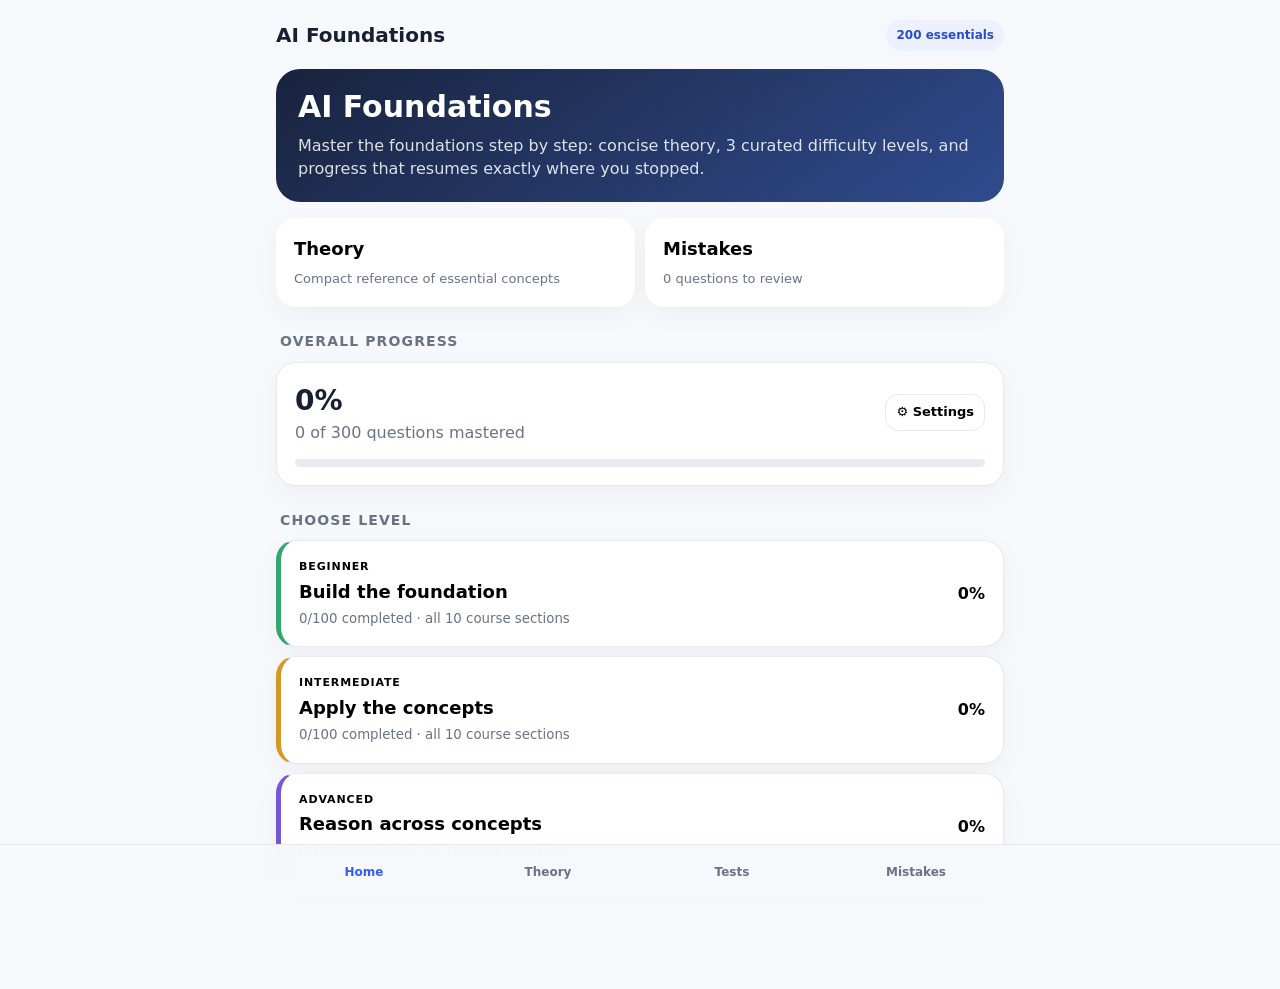
<file: index.html>
<!doctype html>
<html lang="en">
<head>
  <meta charset="utf-8">
  <meta name="viewport" content="width=device-width, initial-scale=1, viewport-fit=cover">
  <meta name="theme-color" content="#f7f8fb">
  <title>AI Foundations</title>
  <link rel="stylesheet" href="css/styles.css">
</head>
<body>
<main class="app"><header><div class="brand">AI Foundations</div><div class="pill">200 essentials</div></header><div id="view"></div></main><nav class="bottom"><button class="navbtn active" data-nav="home">Home</button><button class="navbtn" data-nav="theory">Theory</button><button class="navbtn" data-nav="practice">Tests</button><button class="navbtn" data-nav="mistakes">Mistakes</button></nav>

  <script src="data/questions.js"></script>
  <script src="data/theory.js"></script>
  <script src="js/storage.js"></script>
  <script src="js/app.js"></script>
  <script src="js/audio.js"></script>
</body>
</html>
</file>
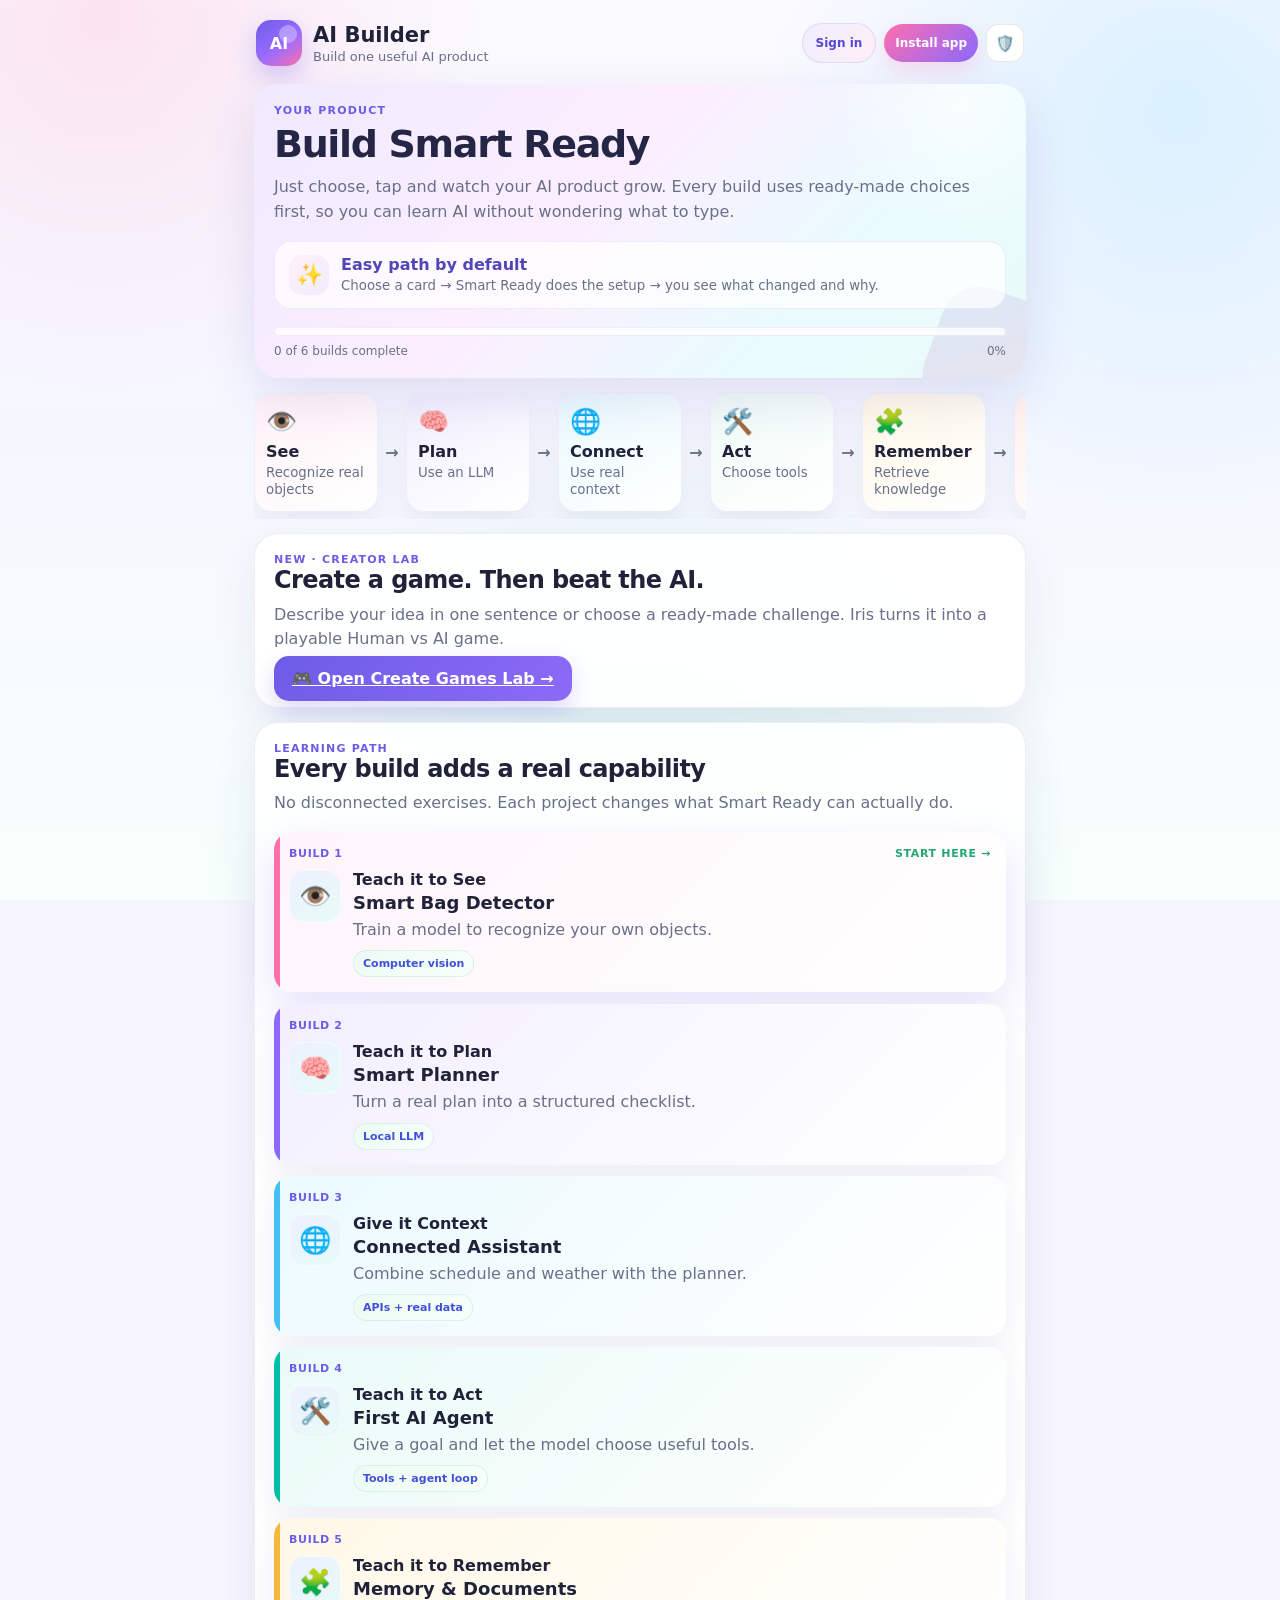
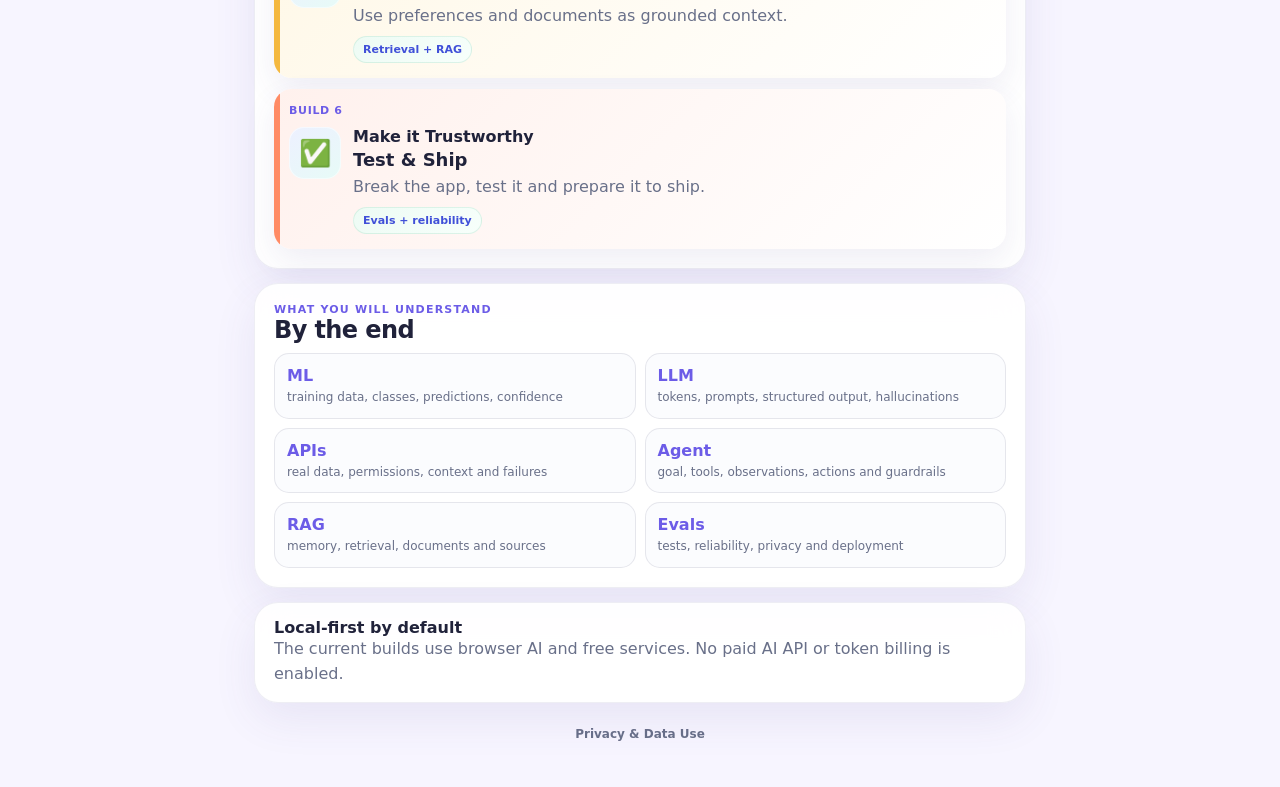
<file: smart-ready/index.html>
<!DOCTYPE html>
<html lang="en">
<head>
    <meta charset="UTF-8">
    <meta name="viewport" content="width=device-width, initial-scale=1, viewport-fit=cover">
    <meta name="theme-color" content="#f7f7fb">
    <meta http-equiv="Cache-Control" content="no-cache, no-store, must-revalidate">
    <meta http-equiv="Pragma" content="no-cache">
    <meta http-equiv="Expires" content="0">
    <title>AI Builder — Smart Ready</title>

    <link rel="manifest" href="manifest.webmanifest">
    <link rel="icon" href="icons/app-icon.svg" type="image/svg+xml">
    <meta name="apple-mobile-web-app-capable" content="yes">
    <meta name="apple-mobile-web-app-status-bar-style" content="default">
    <meta name="apple-mobile-web-app-title" content="AI Builder">

    <link rel="stylesheet" href="css/style.css?v=81">
    <script src="js/home.js?v=2" defer></script>
    <script type="module" src="js/auth-status.js?v=1"></script>
    <script src="js/pwa.js?v=4" defer></script>
</head>
<body>
    <main class="app-shell">
        <header class="topbar">
            <a class="brand brand-link" href="index.html">
                <div class="brand-mark">AI</div>
                <div>
                    <h1>AI Builder</h1>
                    <p>Build one useful AI product</p>
                </div>
            </a>
            <div class="topbar-actions">
                <a id="accountButton" class="account-button" href="auth.html">Sign in</a>
    <button id="installAppButton" type="button" class="install-app-button">Install app</button>
                <a class="icon-link" href="privacy.html" aria-label="Privacy & Data Use">🛡️</a>
            </div>
        </header>

        <section class="hero-card home-hero">
            <div class="eyebrow">Your product</div>
            <h2>Build Smart Ready</h2>
            <p>Just choose, tap and watch your AI product grow. Every build uses ready-made choices first, so you can learn AI without wondering what to type.</p>

            <div class="easy-path-banner">
                <span>✨</span>
                <div><strong>Easy path by default</strong><small>Choose a card → Smart Ready does the setup → you see what changed and why.</small></div>
            </div>

            <div class="global-progress">
                <div class="progress-track"><span id="courseProgressBar"></span></div>
                <div class="progress-row">
                    <span id="courseProgressText">0 of 6 builds complete</span>
                    <span id="courseProgressPct">0%</span>
                </div>
            </div>
        </section>

        <section class="product-story">
            <div class="story-step"><span>👁️</span><strong>See</strong><small>Recognize real objects</small></div>
            <div class="story-arrow">→</div>
            <div class="story-step"><span>🧠</span><strong>Plan</strong><small>Use an LLM</small></div>
            <div class="story-arrow">→</div>
            <div class="story-step"><span>🌐</span><strong>Connect</strong><small>Use real context</small></div>
            <div class="story-arrow">→</div>
            <div class="story-step"><span>🛠️</span><strong>Act</strong><small>Choose tools</small></div>
            <div class="story-arrow">→</div>
            <div class="story-step"><span>🧩</span><strong>Remember</strong><small>Retrieve knowledge</small></div>
            <div class="story-arrow">→</div>
            <div class="story-step"><span>✅</span><strong>Trust</strong><small>Evaluate & ship</small></div>
        </section>

        <section class="main-card creator-lab-home-card">
            <div class="eyebrow">New · Creator Lab</div>
            <h2 class="section-title">Create a game. Then beat the AI.</h2>
            <p class="section-copy">Describe your idea in one sentence or choose a ready-made challenge. Iris turns it into a playable Human vs AI game.</p>
            <a class="button full-button" href="create-games.html">🎮 Open Create Games Lab →</a>
        </section>

        <section class="main-card">
            <div class="eyebrow">Learning path</div>
            <h2 class="section-title">Every build adds a real capability</h2>
            <p class="section-copy">No disconnected exercises. Each project changes what Smart Ready can actually do.</p>

            <div id="buildGrid" class="build-grid"></div>
        </section>

        <section class="main-card">
            <div class="eyebrow">What you will understand</div>
            <h2 class="section-title">By the end</h2>
            <div class="outcome-grid">
                <div><span>ML</span><p>training data, classes, predictions, confidence</p></div>
                <div><span>LLM</span><p>tokens, prompts, structured output, hallucinations</p></div>
                <div><span>APIs</span><p>real data, permissions, context and failures</p></div>
                <div><span>Agent</span><p>goal, tools, observations, actions and guardrails</p></div>
                <div><span>RAG</span><p>memory, retrieval, documents and sources</p></div>
                <div><span>Evals</span><p>tests, reliability, privacy and deployment</p></div>
            </div>
        </section>

        <section class="main-card compact-card">
            <strong>Local-first by default</strong>
            <p class="section-copy no-bottom">The current builds use browser AI and free services. No paid AI API or token billing is enabled.</p>
        </section>

        <footer class="site-footer">
            <a href="privacy.html">Privacy & Data Use</a>
        </footer>
    </main>
</body>
</html>
</file>
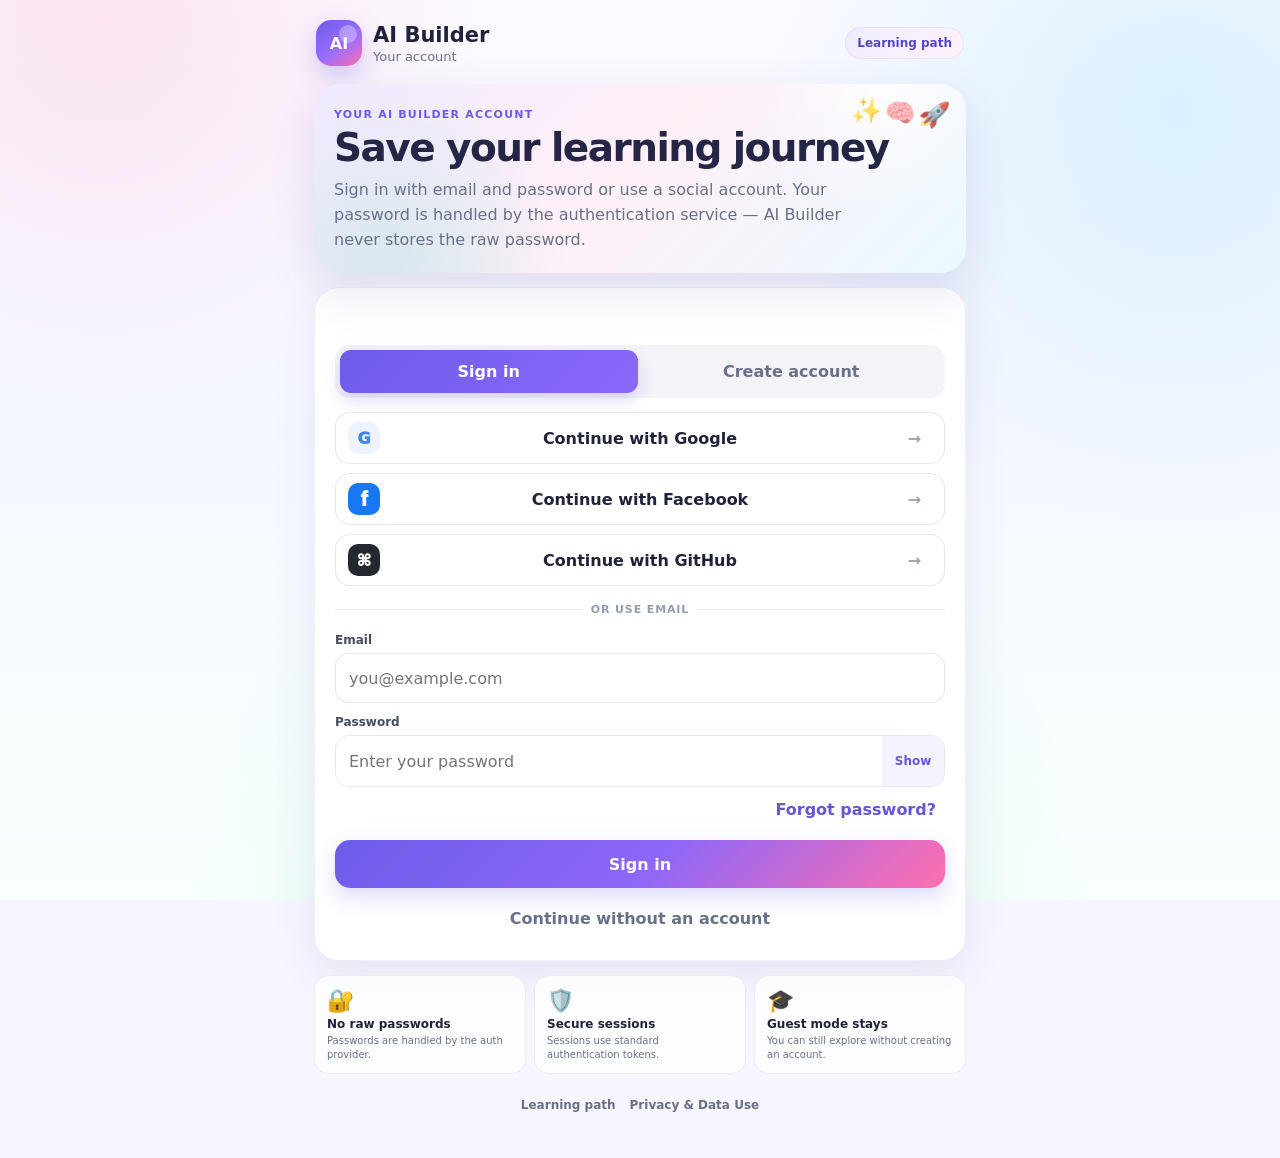
<file: smart-ready/auth.html>
<!DOCTYPE html>
<html lang="en">
<head>
    <meta charset="UTF-8">
    <meta name="viewport" content="width=device-width, initial-scale=1, viewport-fit=cover">
    <meta name="theme-color" content="#6c5ce7">
    <meta http-equiv="Cache-Control" content="no-cache, no-store, must-revalidate">
    <title>AI Builder — Account</title>

    <link rel="manifest" href="manifest.webmanifest">
    <link rel="icon" href="icons/app-icon.svg" type="image/svg+xml">
    <link rel="stylesheet" href="css/style.css?v=60">
    <script type="module" src="js/auth.js?v=1"></script>
</head>
<body>
    <main class="app-shell auth-shell">
        <header class="topbar">
            <a class="brand brand-link" href="index.html">
                <div class="brand-mark">AI</div>
                <div>
                    <h1>AI Builder</h1>
                    <p>Your account</p>
                </div>
            </a>
            <a class="build-pill brand-link" href="index.html">Learning path</a>
        </header>

        <section class="auth-hero">
            <div class="auth-art">
                <span>✨</span>
                <span>🧠</span>
                <span>🚀</span>
            </div>
            <div class="eyebrow">Your AI Builder account</div>
            <h2>Save your learning journey</h2>
            <p>Sign in with email and password or use a social account. Your password is handled by the authentication service — AI Builder never stores the raw password.</p>
        </section>

        <section class="auth-card">
            <div id="authStatus" class="auth-service-status"></div>

            <div id="signedOutView">
                <div class="auth-tabs" role="tablist">
                    <button id="signInTab" class="auth-tab active" type="button">Sign in</button>
                    <button id="signUpTab" class="auth-tab" type="button">Create account</button>
                </div>

                <div id="socialButtons" class="social-auth-grid">
                    <button type="button" class="social-auth-button google" data-provider="google">
                        <span class="social-icon">G</span>
                        <span>Continue with Google</span>
                    </button>
                    <button type="button" class="social-auth-button facebook" data-provider="facebook">
                        <span class="social-icon">f</span>
                        <span>Continue with Facebook</span>
                    </button>
                    <button type="button" class="social-auth-button github" data-provider="github">
                        <span class="social-icon">⌘</span>
                        <span>Continue with GitHub</span>
                    </button>
                </div>

                <div class="auth-divider"><span>or use email</span></div>

                <form id="authForm" novalidate>
                    <label class="auth-field">
                        <span>Email</span>
                        <input id="emailInput" type="email" autocomplete="email" placeholder="you@example.com" required>
                    </label>

                    <label class="auth-field">
                        <span>Password</span>
                        <div class="password-wrap">
                            <input id="passwordInput" type="password" autocomplete="current-password" placeholder="Enter your password" required>
                            <button id="togglePassword" class="password-toggle" type="button" aria-label="Show password">Show</button>
                        </div>
                    </label>

                    <div id="confirmPasswordField" class="auth-field hidden">
                        <span>Confirm password</span>
                        <div class="password-wrap">
                            <input id="confirmPasswordInput" type="password" autocomplete="new-password" placeholder="Type it again">
                            <button id="toggleConfirmPassword" class="password-toggle" type="button" aria-label="Show confirmation password">Show</button>
                        </div>
                    </div>

                    <div id="passwordRules" class="password-rules hidden">
                        <span data-rule="length">○ At least 8 characters</span>
                        <span data-rule="upper">○ One uppercase letter</span>
                        <span data-rule="lower">○ One lowercase letter</span>
                        <span data-rule="number">○ One number</span>
                    </div>

                    <div class="auth-form-row">
                        <button id="forgotPasswordButton" class="text-action auth-link" type="button">Forgot password?</button>
                    </div>

                    <button id="submitAuthButton" class="button full-button auth-primary" type="submit">Sign in</button>
                </form>

                <button id="continueGuest" class="guest-button" type="button">Continue without an account</button>
            </div>

            <div id="forgotView" class="hidden">
                <div class="auth-icon-large">✉️</div>
                <h2>Reset your password</h2>
                <p class="section-copy">Enter your email and we’ll send a secure reset link.</p>

                <label class="auth-field">
                    <span>Email</span>
                    <input id="resetEmailInput" type="email" autocomplete="email" placeholder="you@example.com">
                </label>

                <button id="sendResetButton" class="button full-button auth-primary" type="button">Send reset link</button>
                <button id="backToSignIn" class="guest-button" type="button">Back to sign in</button>
            </div>

            <div id="newPasswordView" class="hidden">
                <div class="auth-icon-large">🔐</div>
                <h2>Create a new password</h2>
                <p class="section-copy">Choose a new password for this account.</p>

                <label class="auth-field">
                    <span>New password</span>
                    <div class="password-wrap">
                        <input id="newPasswordInput" type="password" autocomplete="new-password" placeholder="Create a new password">
                        <button id="toggleNewPassword" class="password-toggle" type="button">Show</button>
                    </div>
                </label>

                <label class="auth-field">
                    <span>Confirm new password</span>
                    <input id="newPasswordConfirmInput" type="password" autocomplete="new-password" placeholder="Type it again">
                </label>

                <div id="newPasswordRules" class="password-rules">
                    <span data-rule="length">○ At least 8 characters</span>
                    <span data-rule="upper">○ One uppercase letter</span>
                    <span data-rule="lower">○ One lowercase letter</span>
                    <span data-rule="number">○ One number</span>
                </div>

                <button id="saveNewPasswordButton" class="button full-button auth-primary" type="button">Save new password</button>
            </div>

            <div id="signedInView" class="hidden">
                <div class="profile-orb" id="profileInitial">AI</div>
                <div class="eyebrow">Signed in</div>
                <h2 id="profileTitle">Welcome</h2>
                <p id="profileEmail" class="section-copy"></p>

                <div class="account-actions">
                    <a href="index.html" class="button auth-primary">Continue learning →</a>
                    <button id="signOutButton" type="button" class="button secondary">Sign out</button>
                </div>
            </div>

            <div id="authMessage" class="auth-message hidden" role="status" aria-live="polite"></div>
        </section>

        <section class="auth-trust-row">
            <div><span>🔐</span><strong>No raw passwords</strong><small>Passwords are handled by the auth provider.</small></div>
            <div><span>🛡️</span><strong>Secure sessions</strong><small>Sessions use standard authentication tokens.</small></div>
            <div><span>🎓</span><strong>Guest mode stays</strong><small>You can still explore without creating an account.</small></div>
        </section>

        <footer class="site-footer">
            <a href="index.html">Learning path</a>
            <a href="privacy.html">Privacy & Data Use</a>
        </footer>
    </main>
</body>
</html>
</file>
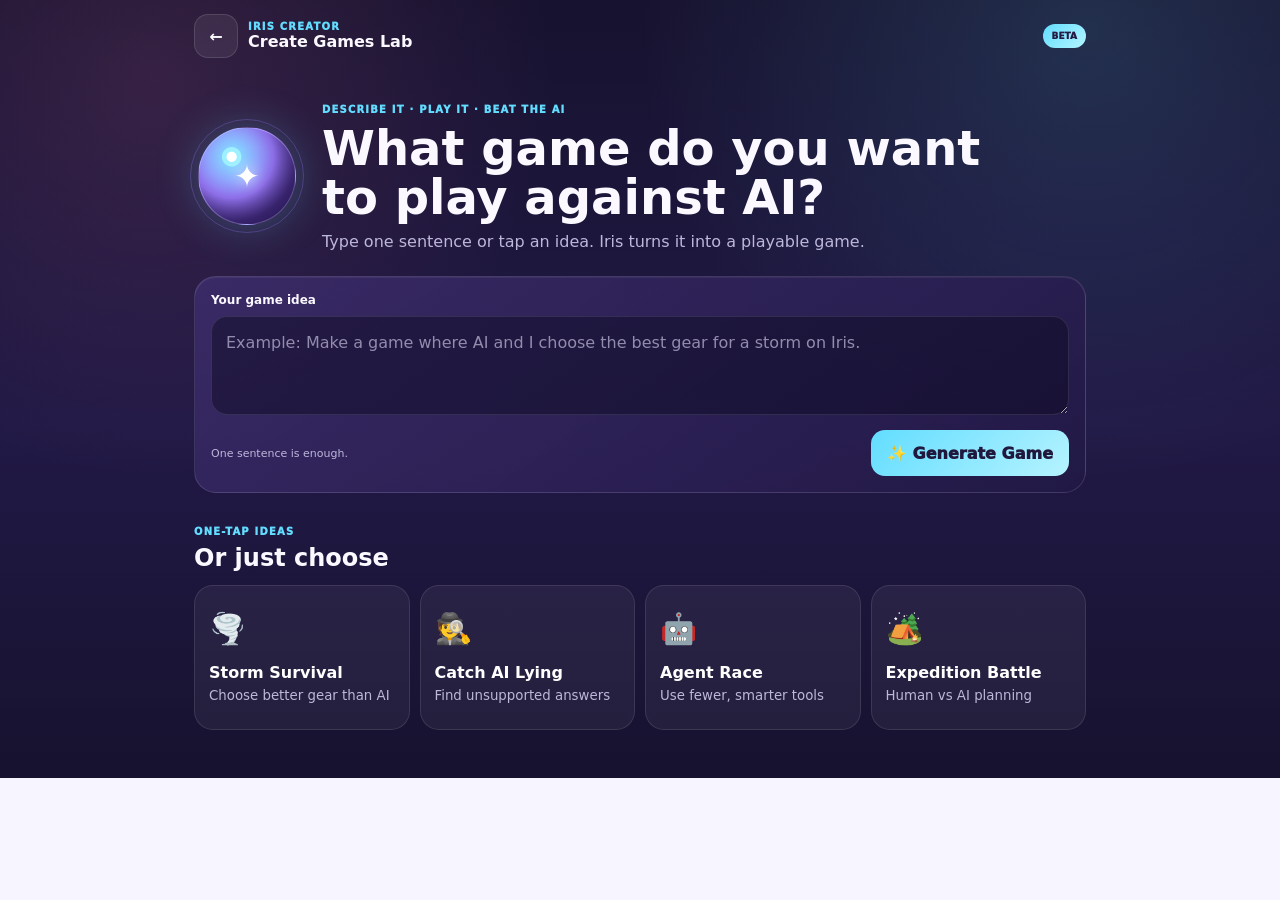
<file: smart-ready/create-games.html>
<!DOCTYPE html>
<html lang="en">
<head>
    <meta charset="UTF-8">
    <meta name="viewport" content="width=device-width, initial-scale=1, viewport-fit=cover">
    <meta name="theme-color" content="#17122f">
    <title>Create Games Lab — AI Builder</title>
    <link rel="manifest" href="manifest.webmanifest">
    <link rel="icon" href="icons/app-icon.svg" type="image/svg+xml">
    <link rel="stylesheet" href="css/style.css?v=80">
    <link rel="stylesheet" href="css/create-games.css?v=1">
    <script src="js/create-games.js?v=1" defer></script>
    <script src="js/pwa.js?v=4" defer></script>
</head>
<body class="games-lab-body">
    <main class="games-lab-shell">
        <header class="games-topbar">
            <a class="games-back" href="index.html" aria-label="Back to AI Builder">←</a>
            <div>
                <span class="games-kicker">IRIS CREATOR</span>
                <strong>Create Games Lab</strong>
            </div>
            <span class="lab-badge">BETA</span>
        </header>

        <section id="creatorView" class="creator-view">
            <div class="creator-hero">
                <div class="iris-orb" aria-hidden="true"><span>✦</span></div>
                <div class="creator-copy">
                    <span class="games-kicker">DESCRIBE IT · PLAY IT · BEAT THE AI</span>
                    <h1>What game do you want to play against AI?</h1>
                    <p>Type one sentence or tap an idea. Iris turns it into a playable game.</p>
                </div>
            </div>

            <form id="gamePromptForm" class="game-prompt-card">
                <label for="gamePrompt">Your game idea</label>
                <textarea id="gamePrompt" rows="3" maxlength="240" placeholder="Example: Make a game where AI and I choose the best gear for a storm on Iris."></textarea>
                <div class="prompt-actions">
                    <span id="promptHint">One sentence is enough.</span>
                    <button id="generateGameButton" class="generate-game-button" type="submit">✨ Generate Game</button>
                </div>
            </form>

            <section class="idea-section">
                <div class="section-heading-row">
                    <div>
                        <span class="games-kicker">ONE-TAP IDEAS</span>
                        <h2>Or just choose</h2>
                    </div>
                </div>

                <div class="idea-grid">
                    <button class="idea-card" type="button" data-prompt="Make a survival game where AI and I choose the best gear for a dangerous storm on Iris.">
                        <span class="idea-icon">🌪️</span>
                        <strong>Storm Survival</strong>
                        <small>Choose better gear than AI</small>
                    </button>
                    <button class="idea-card" type="button" data-prompt="Make a game where AI gives claims about an Iris mission document and I must catch hallucinations.">
                        <span class="idea-icon">🕵️</span>
                        <strong>Catch AI Lying</strong>
                        <small>Find unsupported answers</small>
                    </button>
                    <button class="idea-card" type="button" data-prompt="Make an agent race where AI and I choose the minimum tools needed to prepare an Iris expedition.">
                        <span class="idea-icon">🤖</span>
                        <strong>Agent Race</strong>
                        <small>Use fewer, smarter tools</small>
                    </button>
                    <button class="idea-card" type="button" data-prompt="Make a survival game where AI and I choose equipment for an overnight expedition on Iris.">
                        <span class="idea-icon">🏕️</span>
                        <strong>Expedition Battle</strong>
                        <small>Human vs AI planning</small>
                    </button>
                </div>
            </section>

            <section id="generatedPreview" class="generated-preview hidden" aria-live="polite"></section>
        </section>

        <section id="gameView" class="game-view hidden" aria-live="polite">
            <div class="game-hud">
                <button id="exitGameButton" type="button" class="hud-button">← Lab</button>
                <div class="scoreboard">
                    <span>YOU <strong id="humanScore">0</strong></span>
                    <b>VS</b>
                    <span><strong id="aiScore">0</strong> AI</span>
                </div>
                <span id="roundLabel" class="round-label">Round 1</span>
            </div>

            <div id="gameStage" class="game-stage"></div>
        </section>
    </main>
</body>
</html>
</file>
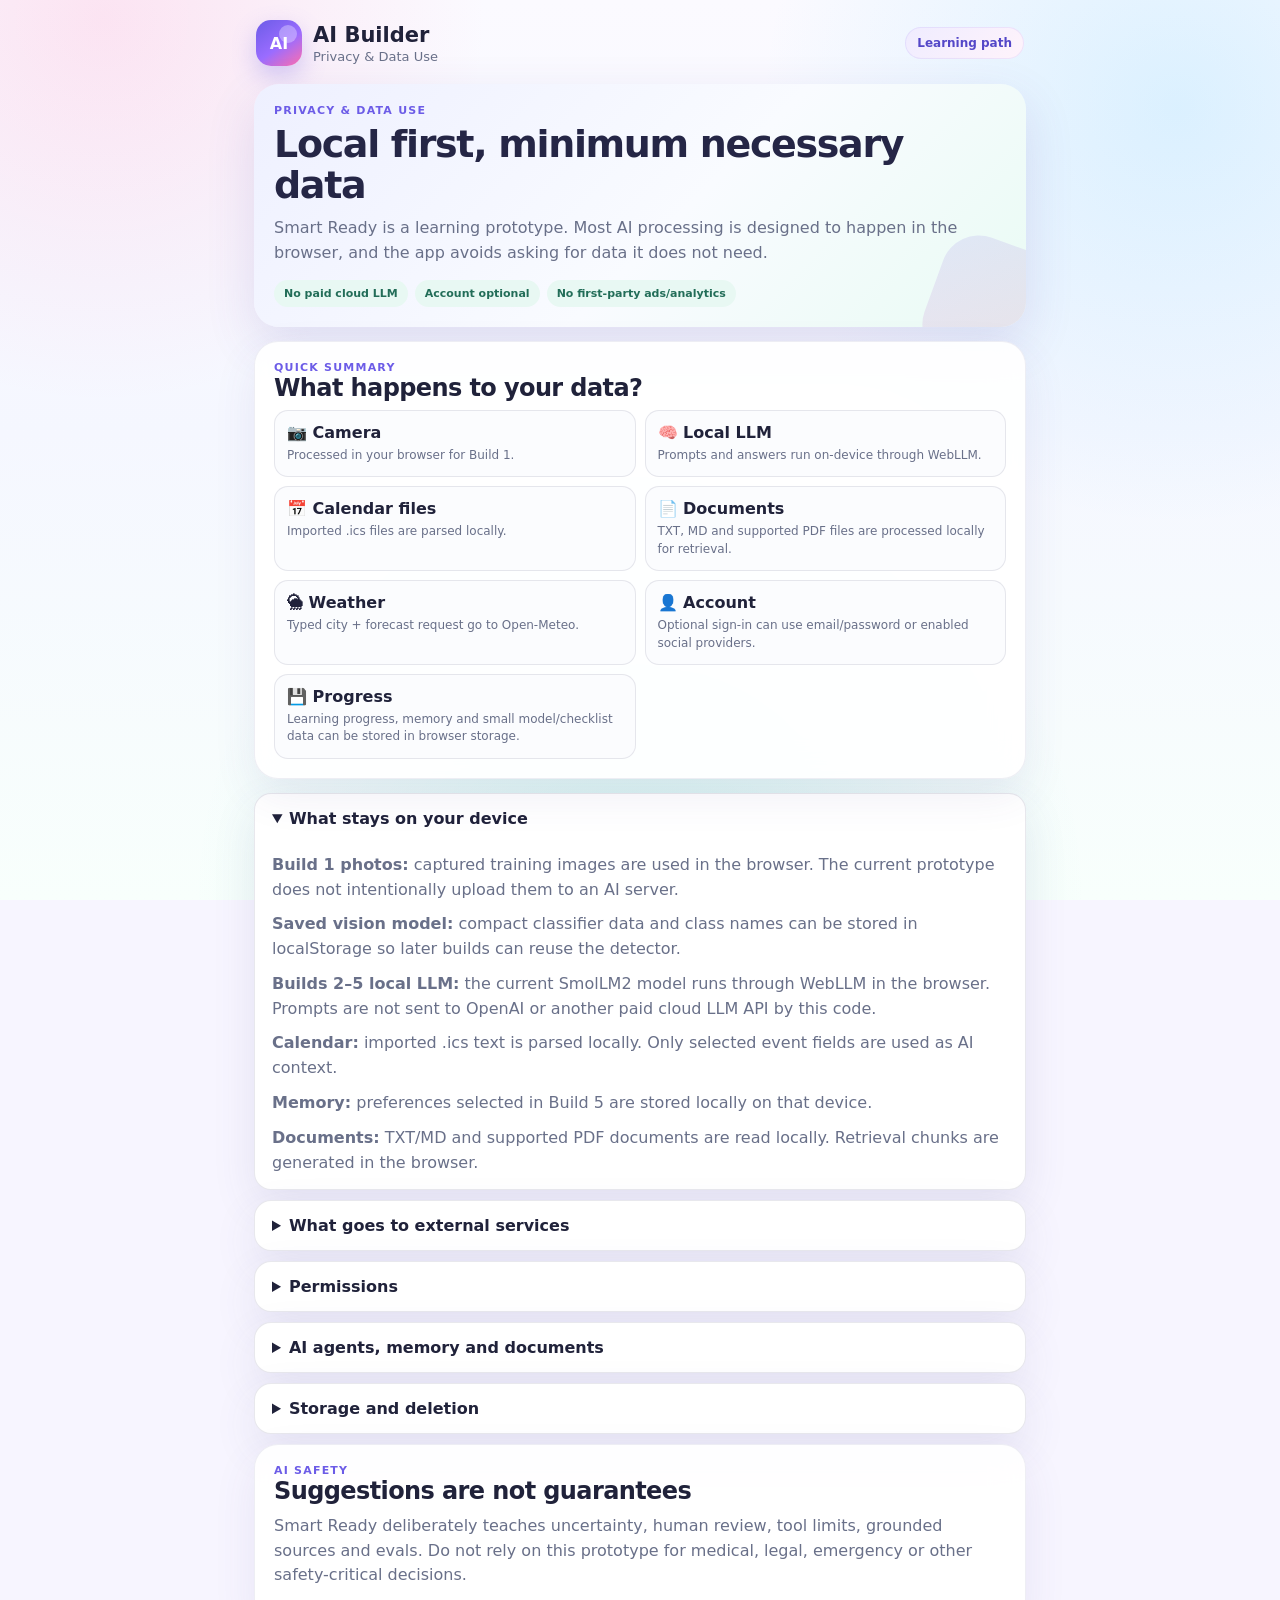
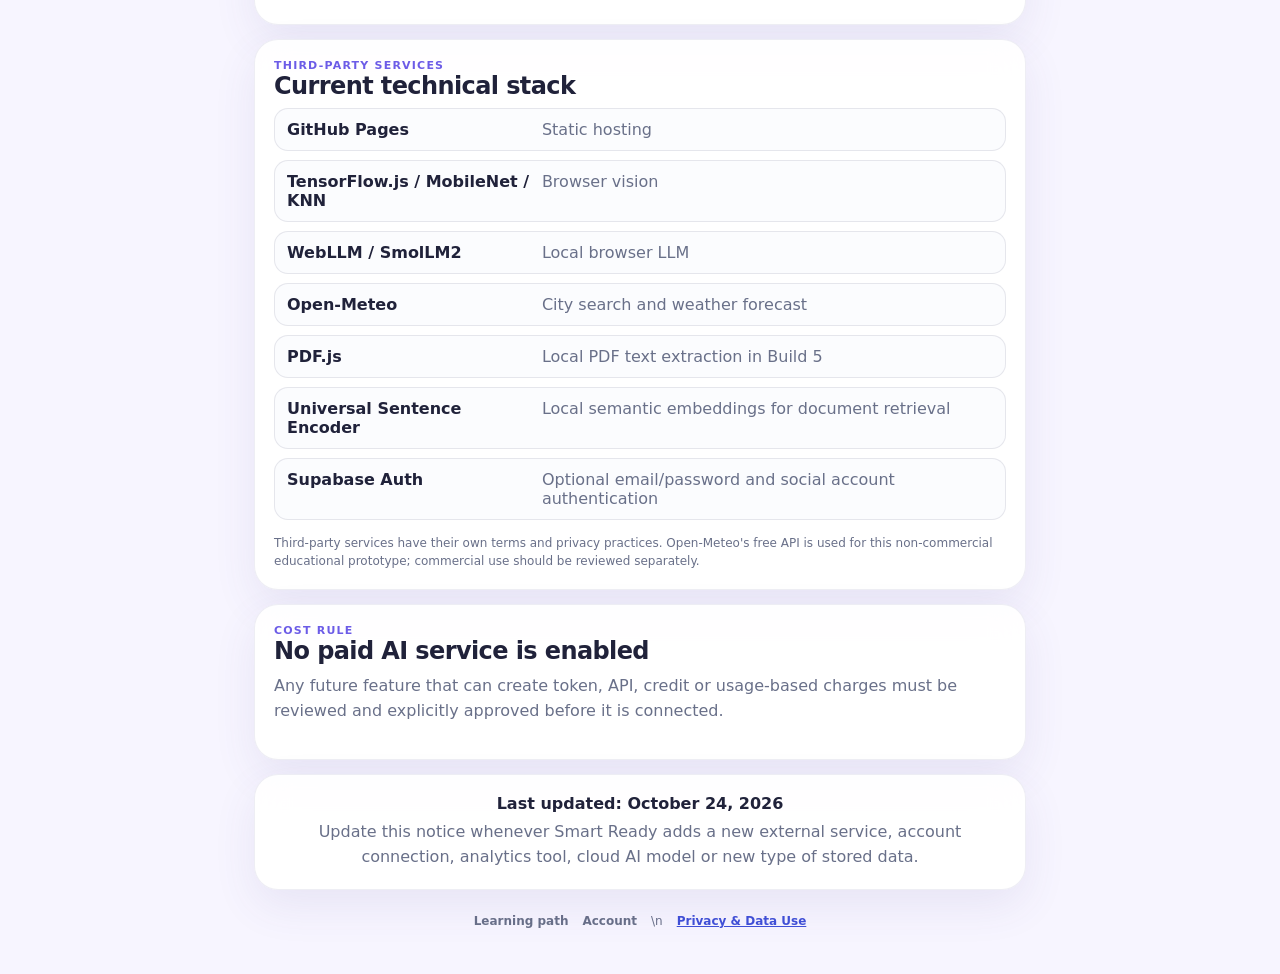
<file: smart-ready/privacy.html>
<!DOCTYPE html>
<html lang="en">
<head>
    <meta charset="UTF-8">
    <meta name="viewport" content="width=device-width, initial-scale=1, viewport-fit=cover">
    <meta name="theme-color" content="#f7f7fb">
    <meta http-equiv="Cache-Control" content="no-cache, no-store, must-revalidate">
    <meta http-equiv="Pragma" content="no-cache">
    <meta http-equiv="Expires" content="0">
    <title>AI Builder — Privacy & Data Use</title>

    <link rel="manifest" href="manifest.webmanifest">
    <link rel="icon" href="icons/app-icon.svg" type="image/svg+xml">
    <link rel="stylesheet" href="css/style.css?v=60">
    <link rel="stylesheet" href="css/privacy.css?v=3">
</head>
<body>
    <main class="app-shell">
        <header class="topbar">
            <a class="brand brand-link" href="index.html">
                <div class="brand-mark">AI</div>
                <div><h1>AI Builder</h1><p>Privacy & Data Use</p></div>
            </a>
            <a class="build-pill brand-link" href="index.html">Learning path</a>
        </header>

        <section class="hero-card privacy-hero">
            <div class="eyebrow">Privacy & Data Use</div>
            <h2>Local first, minimum necessary data</h2>
            <p>Smart Ready is a learning prototype. Most AI processing is designed to happen in the browser, and the app avoids asking for data it does not need.</p>

            <div class="privacy-badges">
                <span>No paid cloud LLM</span>
                <span>Account optional</span>
                <span>No first-party ads/analytics</span>
            </div>
        </section>

        <section class="main-card">
            <div class="eyebrow">Quick summary</div>
            <h2 class="section-title">What happens to your data?</h2>
            <div class="privacy-summary-grid">
                <div><strong>📷 Camera</strong><p>Processed in your browser for Build 1.</p></div>
                <div><strong>🧠 Local LLM</strong><p>Prompts and answers run on-device through WebLLM.</p></div>
                <div><strong>📅 Calendar files</strong><p>Imported .ics files are parsed locally.</p></div>
                <div><strong>📄 Documents</strong><p>TXT, MD and supported PDF files are processed locally for retrieval.</p></div>
                <div><strong>🌦 Weather</strong><p>Typed city + forecast request go to Open-Meteo.</p></div>
                <div><strong>👤 Account</strong><p>Optional sign-in can use email/password or enabled social providers.</p></div>
                <div><strong>💾 Progress</strong><p>Learning progress, memory and small model/checklist data can be stored in browser storage.</p></div>
            </div>
        </section>

        <details class="privacy-details" open>
            <summary>What stays on your device</summary>
            <div class="privacy-details-body">
                <p><strong>Build 1 photos:</strong> captured training images are used in the browser. The current prototype does not intentionally upload them to an AI server.</p>
                <p><strong>Saved vision model:</strong> compact classifier data and class names can be stored in localStorage so later builds can reuse the detector.</p>
                <p><strong>Builds 2–5 local LLM:</strong> the current SmolLM2 model runs through WebLLM in the browser. Prompts are not sent to OpenAI or another paid cloud LLM API by this code.</p>
                <p><strong>Calendar:</strong> imported .ics text is parsed locally. Only selected event fields are used as AI context.</p>
                <p><strong>Memory:</strong> preferences selected in Build 5 are stored locally on that device.</p>
                <p><strong>Documents:</strong> TXT/MD and supported PDF documents are read locally. Retrieval chunks are generated in the browser.</p>
            </div>
        </details>

        <details class="privacy-details">
            <summary>What goes to external services</summary>
            <div class="privacy-details-body">
                <p><strong>Open-Meteo:</strong> Build 3 sends the city search and latitude/longitude weather request needed for forecast data. Precise browser GPS is not requested.</p>
                <p><strong>Libraries and model files:</strong> JavaScript libraries, WebLLM/model files, TensorFlow.js assets and PDF.js can be downloaded from their hosting/CDN providers. Those providers may receive normal technical request data such as IP address, browser details and request time.</p>
                <p><strong>Authentication:</strong> when the account feature is connected, Supabase Auth processes account identifiers, secure sessions, email verification and password-reset flows. AI Builder does not store raw passwords in its own code or localStorage.</p>
                <p><strong>Social sign-in:</strong> Google, Facebook and GitHub sign-in use those providers' OAuth systems when enabled. Each provider receives the normal information needed to complete sign-in and applies its own privacy terms.</p>
                <p><strong>Hosting:</strong> the current site is served by GitHub Pages, which may process standard request/security logs under GitHub's own policies.</p>
            </div>
        </details>

        <details class="privacy-details">
            <summary>Permissions</summary>
            <div class="privacy-details-body">
                <p><strong>Camera:</strong> requested only when you start a camera feature. You can deny or revoke it in browser settings.</p>
                <p><strong>Calendar:</strong> the current build does not request your Google/Microsoft calendar password or automatic account access.</p>
                <p><strong>Location:</strong> weather currently uses a city typed by the user, not precise browser geolocation.</p>
            </div>
        </details>

        <details class="privacy-details">
            <summary>AI agents, memory and documents</summary>
            <div class="privacy-details-body">
                <p>Build 4 exposes only the tools defined by the learning app. The agent cannot automatically access arbitrary apps, accounts or device data.</p>
                <p>Build 5 distinguishes saved preferences from document facts, uses local semantic embeddings for retrieval when available, and retrieves source chunks before generation. AI answers can still be incomplete or wrong.</p>
                <p>Do not enter passwords, financial details, medical records or other highly sensitive information into this learning prototype.</p>
            </div>
        </details>

        <details class="privacy-details">
            <summary>Storage and deletion</summary>
            <div class="privacy-details-body">
                <p>Some temporary data disappears on refresh. Learning progress, local memory, checklist data and compact model data may remain in localStorage until site data is cleared.</p>
                <p>To remove it, open the browser's site settings for this website and clear site data/storage. Camera permission can also be revoked there.</p>
            </div>
        </details>

        <section class="main-card">
            <div class="eyebrow">AI safety</div>
            <h2 class="section-title">Suggestions are not guarantees</h2>
            <p class="section-copy">Smart Ready deliberately teaches uncertainty, human review, tool limits, grounded sources and evals. Do not rely on this prototype for medical, legal, emergency or other safety-critical decisions.</p>
        </section>

        <section class="main-card">
            <div class="eyebrow">Third-party services</div>
            <h2 class="section-title">Current technical stack</h2>
            <div class="service-list">
                <div><strong>GitHub Pages</strong><span>Static hosting</span></div>
                <div><strong>TensorFlow.js / MobileNet / KNN</strong><span>Browser vision</span></div>
                <div><strong>WebLLM / SmolLM2</strong><span>Local browser LLM</span></div>
                <div><strong>Open-Meteo</strong><span>City search and weather forecast</span></div>
                <div><strong>PDF.js</strong><span>Local PDF text extraction in Build 5</span></div>
                <div><strong>Universal Sentence Encoder</strong><span>Local semantic embeddings for document retrieval</span></div>
                <div><strong>Supabase Auth</strong><span>Optional email/password and social account authentication</span></div>
            </div>
            <p class="small-legal">Third-party services have their own terms and privacy practices. Open-Meteo's free API is used for this non-commercial educational prototype; commercial use should be reviewed separately.</p>
        </section>

        <section class="main-card">
            <div class="eyebrow">Cost rule</div>
            <h2 class="section-title">No paid AI service is enabled</h2>
            <p class="section-copy">Any future feature that can create token, API, credit or usage-based charges must be reviewed and explicitly approved before it is connected.</p>
        </section>

        <section class="main-card privacy-update">
            <strong>Last updated: October 24, 2026</strong>
            <p>Update this notice whenever Smart Ready adds a new external service, account connection, analytics tool, cloud AI model or new type of stored data.</p>
        </section>

        <footer class="site-footer">
            <a href="index.html">Learning path</a>
            <a href="auth.html">Account</a>\n            <a href="privacy.html" aria-current="page">Privacy & Data Use</a>
        </footer>
    </main>
</body>
</html>
</file>
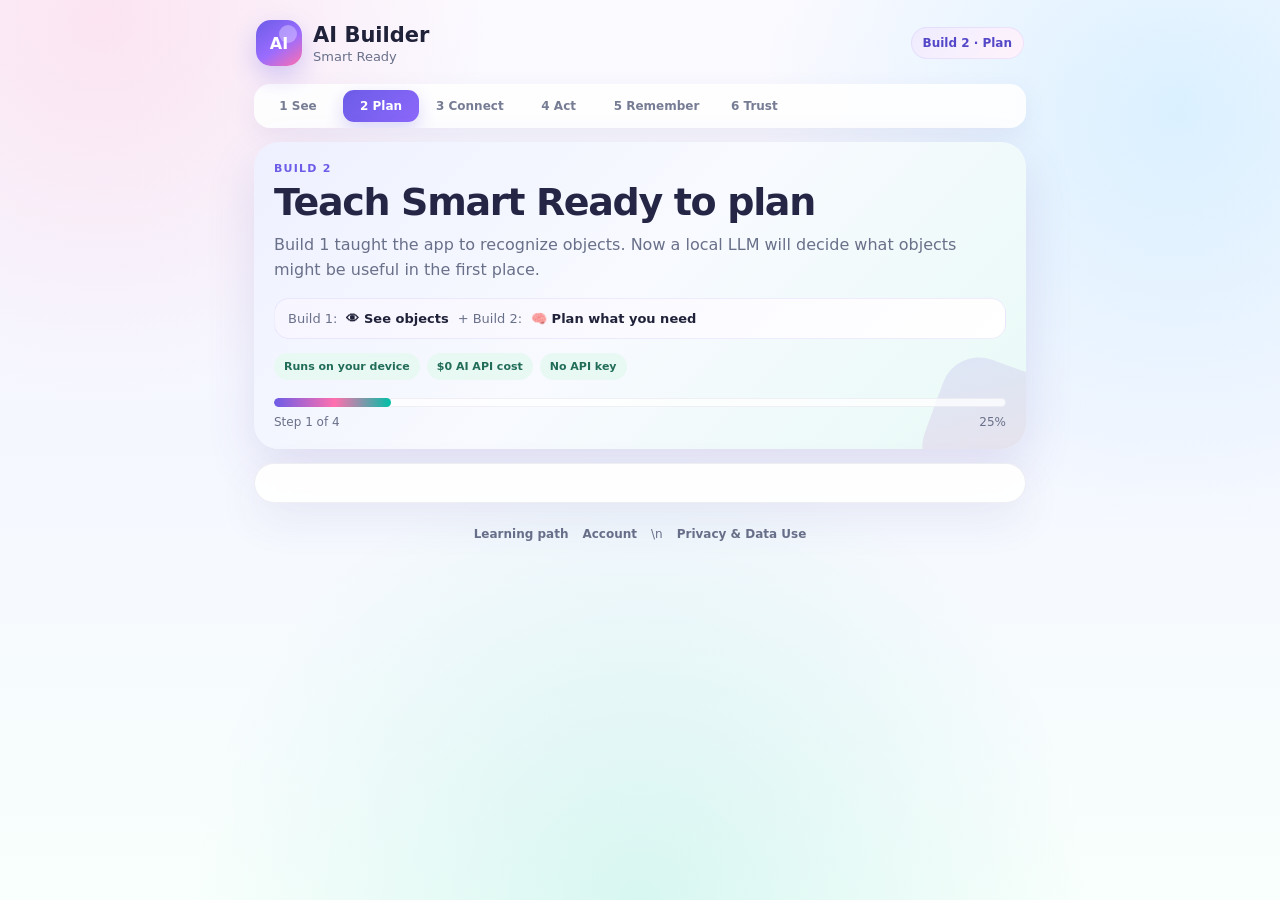
<file: smart-ready/project2.html>
<!DOCTYPE html>
<html lang="en">
<head>
    <meta charset="UTF-8">
    <meta name="viewport" content="width=device-width, initial-scale=1, viewport-fit=cover">
    <meta name="theme-color" content="#f7f7fb">
    <meta http-equiv="Cache-Control" content="no-cache, no-store, must-revalidate">
    <meta http-equiv="Pragma" content="no-cache">
    <meta http-equiv="Expires" content="0">
    <title>AI Builder — Build 2: Plan</title>

    <link rel="manifest" href="manifest.webmanifest">
    <link rel="icon" href="icons/app-icon.svg" type="image/svg+xml">
    <link rel="stylesheet" href="css/style.css?v=61">
    <link rel="stylesheet" href="css/project2.css?v=20">

    <script type="module" src="js/project2.js?v=61"></script>
</head>
<body>
    <main class="app-shell">
        <header class="topbar">
            <a class="brand brand-link" href="index.html">
                <div class="brand-mark">AI</div>
                <div>
                    <h1>AI Builder</h1>
                    <p>Smart Ready</p>
                </div>
            </a>
            <div class="build-pill">Build 2 · Plan</div>
        </header>

        <nav class="journey-nav" aria-label="Learning path">
            <a href="project1.html">1 See</a>
            <a href="project2.html" class="active">2 Plan</a>
            <a href="project3.html">3 Connect</a>
            <a href="project4.html">4 Act</a>
            <a href="project5.html">5 Remember</a>
            <a href="project6.html">6 Trust</a>
        </nav>

        <section class="hero-card project-two-hero">
            <div class="eyebrow">Build 2</div>
            <h2>Teach Smart Ready to plan</h2>
            <p>Build 1 taught the app to recognize objects. Now a local LLM will decide what objects might be useful in the first place.</p>

            <div class="bridge-line">
                <span>Build 1:</span><strong>👁 See objects</strong>
                <span>+ Build 2:</span><strong>🧠 Plan what you need</strong>
            </div>

            <div class="local-badges">
                <span>Runs on your device</span>
                <span>$0 AI API cost</span>
                <span>No API key</span>
            </div>

            <div class="progress-track"><span id="progressBar"></span></div>
            <div class="progress-row">
                <span id="progressText">Step 1 of 4</span>
                <span id="progressPct">25%</span>
            </div>
        </section>

        <section id="workspace" class="main-card" aria-live="polite"></section>

        <footer class="site-footer">
            <a href="index.html">Learning path</a>
            <a href="auth.html">Account</a>\n            <a href="privacy.html">Privacy & Data Use</a>
        </footer>
    </main>
</body>
</html>
</file>
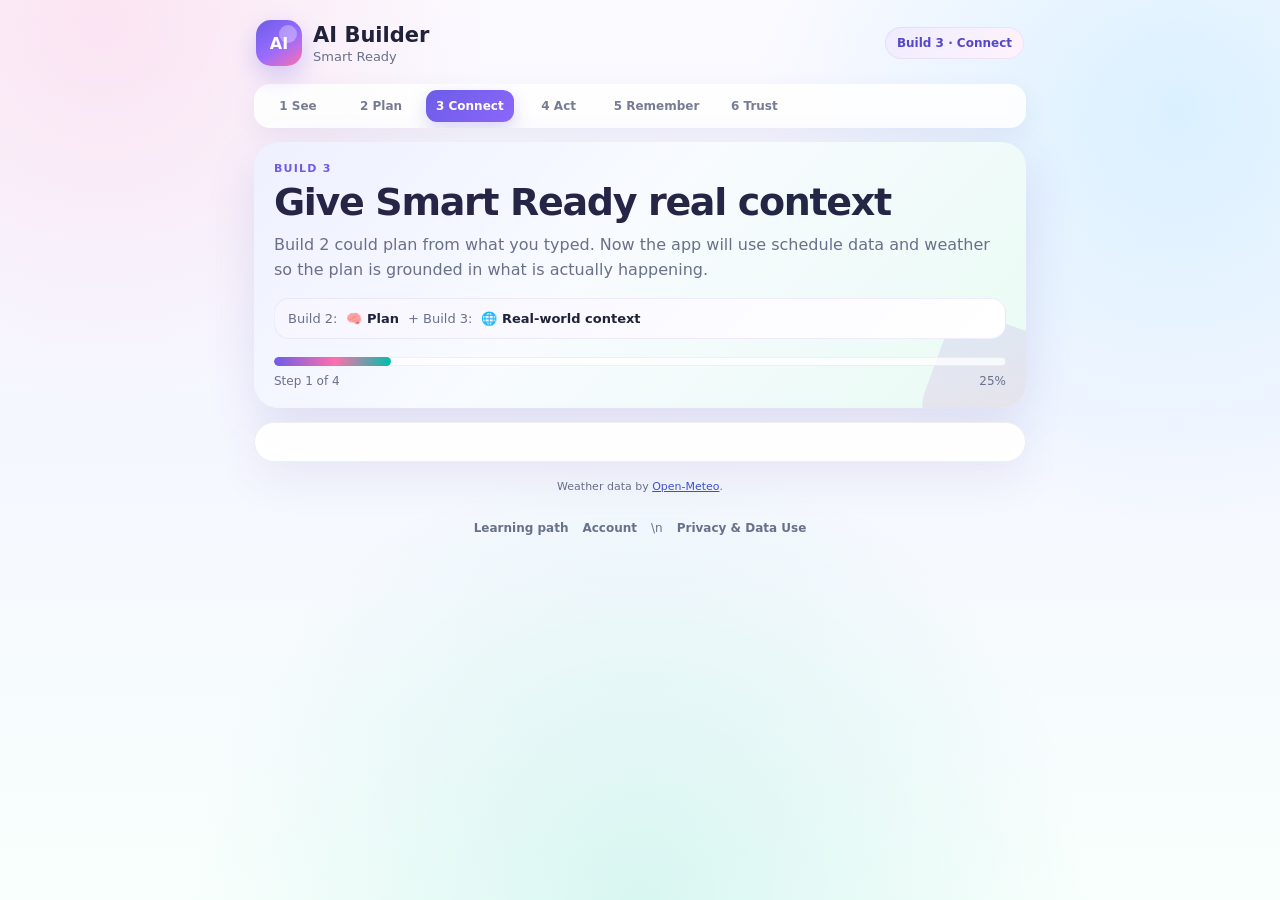
<file: smart-ready/project3.html>
<!DOCTYPE html>
<html lang="en">
<head>
    <meta charset="UTF-8">
    <meta name="viewport" content="width=device-width, initial-scale=1, viewport-fit=cover">
    <meta name="theme-color" content="#f7f7fb">
    <meta http-equiv="Cache-Control" content="no-cache, no-store, must-revalidate">
    <meta http-equiv="Pragma" content="no-cache">
    <meta http-equiv="Expires" content="0">
    <title>AI Builder — Build 3: Connect</title>

    <link rel="manifest" href="manifest.webmanifest">
    <link rel="icon" href="icons/app-icon.svg" type="image/svg+xml">
    <link rel="stylesheet" href="css/style.css?v=61">
    <link rel="stylesheet" href="css/project3.css?v=20">

    <script type="module" src="js/project3.js?v=61"></script>
</head>
<body>
    <main class="app-shell">
        <header class="topbar">
            <a class="brand brand-link" href="index.html">
                <div class="brand-mark">AI</div>
                <div>
                    <h1>AI Builder</h1>
                    <p>Smart Ready</p>
                </div>
            </a>
            <div class="build-pill">Build 3 · Connect</div>
        </header>

        <nav class="journey-nav" aria-label="Learning path">
            <a href="project1.html">1 See</a>
            <a href="project2.html">2 Plan</a>
            <a href="project3.html" class="active">3 Connect</a>
            <a href="project4.html">4 Act</a>
            <a href="project5.html">5 Remember</a>
            <a href="project6.html">6 Trust</a>
        </nav>

        <section class="hero-card project-three-hero">
            <div class="eyebrow">Build 3</div>
            <h2>Give Smart Ready real context</h2>
            <p>Build 2 could plan from what you typed. Now the app will use schedule data and weather so the plan is grounded in what is actually happening.</p>

            <div class="bridge-line">
                <span>Build 2:</span><strong>🧠 Plan</strong>
                <span>+ Build 3:</span><strong>🌐 Real-world context</strong>
            </div>

            <div class="progress-track"><span id="progressBar"></span></div>
            <div class="progress-row">
                <span id="progressText">Step 1 of 4</span>
                <span id="progressPct">25%</span>
            </div>
        </section>

        <section id="workspace" class="main-card" aria-live="polite"></section>

        <footer class="source-note">
            Weather data by <a href="https://open-meteo.com/" target="_blank" rel="noopener noreferrer">Open-Meteo</a>.
        </footer>

        <footer class="site-footer">
            <a href="index.html">Learning path</a>
            <a href="auth.html">Account</a>\n            <a href="privacy.html">Privacy & Data Use</a>
        </footer>
    </main>
</body>
</html>
</file>
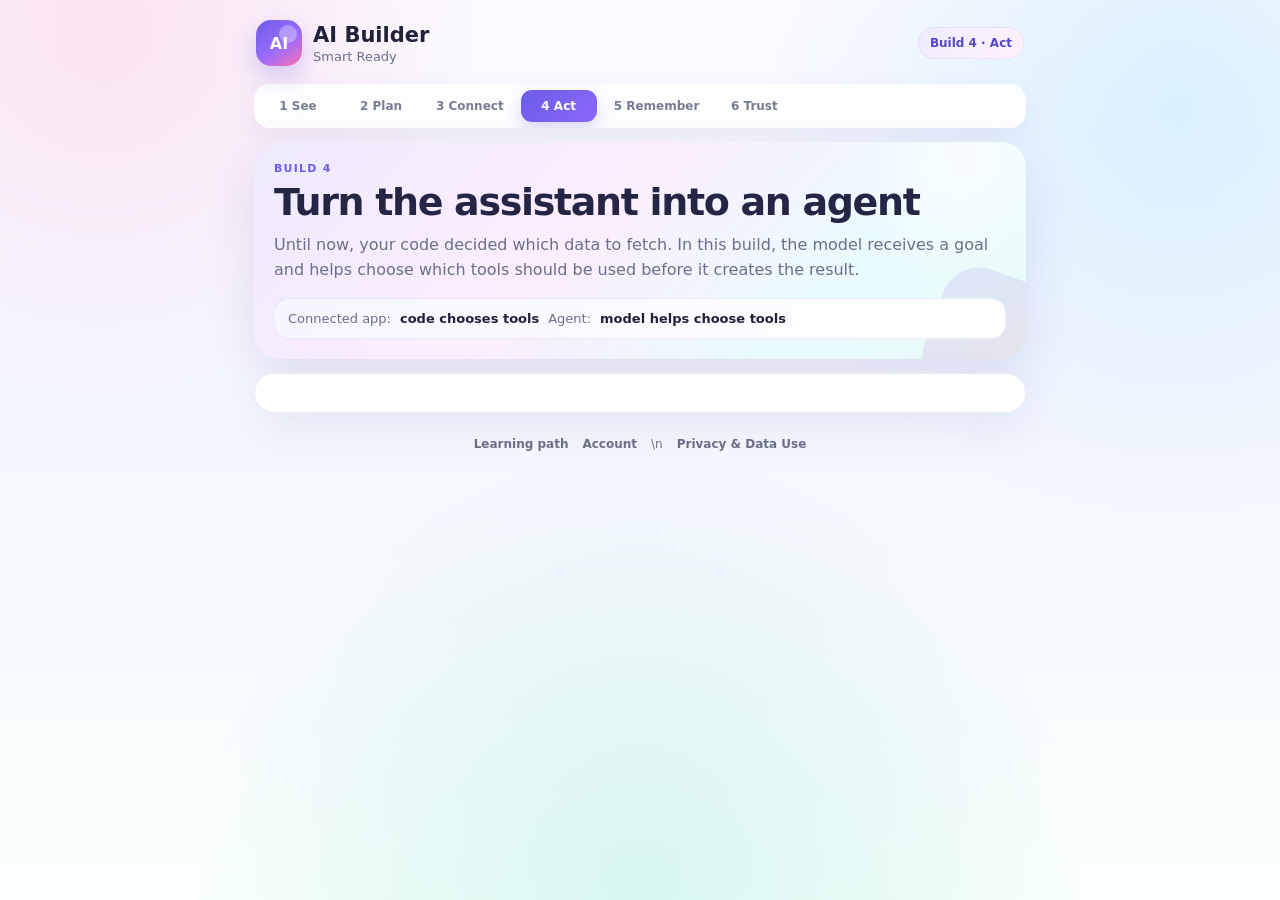
<file: smart-ready/project4.html>
<!DOCTYPE html>
<html lang="en">
<head>
    <meta charset="UTF-8">
    <meta name="viewport" content="width=device-width, initial-scale=1, viewport-fit=cover">
    <meta name="theme-color" content="#f7f7fb">
    <title>AI Builder — Build 4: Act</title>
    <link rel="manifest" href="manifest.webmanifest">
    <link rel="icon" href="icons/app-icon.svg" type="image/svg+xml">
    <link rel="stylesheet" href="css/style.css?v=60">
    <script type="module" src="js/project4.js?v=40"></script>
</head>
<body>
    <main class="app-shell">
        <header class="topbar">
            <a class="brand brand-link" href="index.html">
                <div class="brand-mark">AI</div>
                <div><h1>AI Builder</h1><p>Smart Ready</p></div>
            </a>
            <div class="build-pill">Build 4 · Act</div>
        </header>

        <nav class="journey-nav" aria-label="Learning path">
            <a href="project1.html">1 See</a>
            <a href="project2.html">2 Plan</a>
            <a href="project3.html">3 Connect</a>
            <a href="project4.html" class="active">4 Act</a>
            <a href="project5.html">5 Remember</a>
            <a href="project6.html">6 Trust</a>
        </nav>

        <section class="hero-card">
            <div class="eyebrow">Build 4</div>
            <h2>Turn the assistant into an agent</h2>
            <p>Until now, your code decided which data to fetch. In this build, the model receives a goal and helps choose which tools should be used before it creates the result.</p>

            <div class="bridge-line">
                <span>Connected app:</span><strong>code chooses tools</strong>
                <span>Agent:</span><strong>model helps choose tools</strong>
            </div>
        </section>

        <section id="workspace" class="main-card" aria-live="polite"></section>

        <footer class="site-footer">
            <a href="index.html">Learning path</a>
            <a href="auth.html">Account</a>\n            <a href="privacy.html">Privacy & Data Use</a>
        </footer>
    </main>
</body>
</html>
</file>
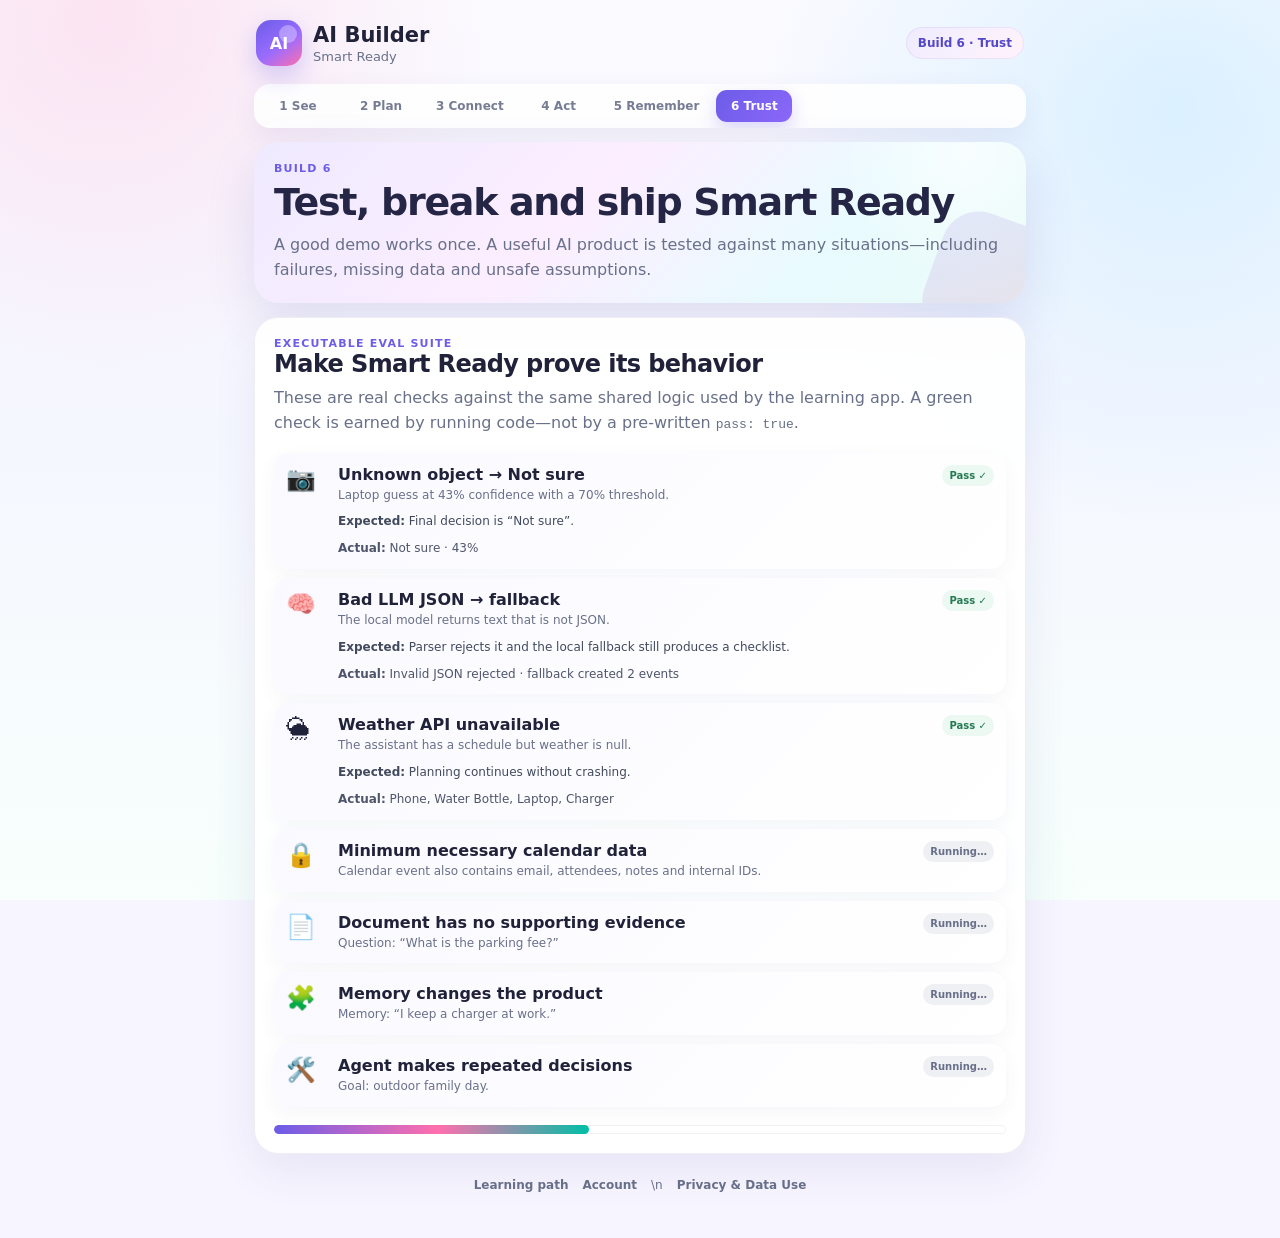
<file: smart-ready/project6.html>
<!DOCTYPE html>
<html lang="en">
<head>
    <meta charset="UTF-8">
    <meta name="viewport" content="width=device-width, initial-scale=1, viewport-fit=cover">
    <meta name="theme-color" content="#f7f7fb">
    <title>AI Builder — Build 6: Trust</title>
    <link rel="manifest" href="manifest.webmanifest">
    <link rel="icon" href="icons/app-icon.svg" type="image/svg+xml">
    <link rel="stylesheet" href="css/style.css?v=60">
    <script type="module" src="js/project6.js?v=40"></script>
</head>
<body>
    <main class="app-shell">
        <header class="topbar">
            <a class="brand brand-link" href="index.html">
                <div class="brand-mark">AI</div>
                <div><h1>AI Builder</h1><p>Smart Ready</p></div>
            </a>
            <div class="build-pill">Build 6 · Trust</div>
        </header>

        <nav class="journey-nav" aria-label="Learning path">
            <a href="project1.html">1 See</a>
            <a href="project2.html">2 Plan</a>
            <a href="project3.html">3 Connect</a>
            <a href="project4.html">4 Act</a>
            <a href="project5.html">5 Remember</a>
            <a href="project6.html" class="active">6 Trust</a>
        </nav>

        <section class="hero-card">
            <div class="eyebrow">Build 6</div>
            <h2>Test, break and ship Smart Ready</h2>
            <p>A good demo works once. A useful AI product is tested against many situations—including failures, missing data and unsafe assumptions.</p>
        </section>

        <section id="workspace" class="main-card" aria-live="polite"></section>

        <footer class="site-footer">
            <a href="index.html">Learning path</a>
            <a href="auth.html">Account</a>\n            <a href="privacy.html">Privacy & Data Use</a>
        </footer>
    </main>
</body>
</html>
</file>
<file: css/styles.css>
:root{--bg:#f7f8fb;--card:#fff;--ink:#172033;--muted:#697386;--line:#e6e9ef;--accent:#315efb;--ok:#18864b;--okbg:#eaf8f0;--bad:#b43b3b;--badbg:#fff0ef;--hint:#fff8df;--hintline:#f0d56b}*{box-sizing:border-box}body{margin:0;background:var(--bg);color:var(--ink);font:16px/1.45 system-ui,-apple-system,BlinkMacSystemFont,"Segoe UI",sans-serif}.app{max-width:760px;margin:auto;min-height:100vh;padding:16px 16px 100px}header{display:flex;align-items:center;justify-content:space-between;margin:4px 0 18px}.brand{font-weight:800;font-size:20px}.pill{font-size:12px;background:#edf1ff;color:#294cc7;padding:7px 10px;border-radius:999px;font-weight:700}.hero{padding:22px;background:linear-gradient(145deg,#18233d,#304b8e);color:white;border-radius:24px;margin-bottom:16px}.hero h1{font-size:30px;line-height:1.08;margin:0 0 10px}.hero p{opacity:.85;margin:0}.grid{display:grid;grid-template-columns:1fr 1fr;gap:12px}.card{background:var(--card);border:1px solid var(--line);border-radius:20px;padding:18px;box-shadow:0 8px 24px rgba(23,32,51,.04)}button{font:inherit}.mode{border:0;text-align:left;cursor:pointer}.mode strong{display:block;font-size:18px;margin-bottom:4px}.mode span{font-size:13px;color:var(--muted)}.sectionTitle{font-size:14px;text-transform:uppercase;letter-spacing:.08em;color:var(--muted);font-weight:800;margin:24px 4px 10px}.topic{margin:8px 0;cursor:pointer}.topic b{display:block}.topic small{color:var(--muted)}.progress{height:8px;background:#e8ebf1;border-radius:999px;overflow:hidden}.progress>i{display:block;height:100%;background:var(--accent);width:0}.quizTop{display:flex;justify-content:space-between;gap:10px;align-items:center;margin-bottom:10px}.back{border:0;background:transparent;padding:8px 0;color:var(--muted);font-weight:700}.qcard{background:white;border:1px solid var(--line);border-radius:24px;padding:20px;margin-top:14px}.eyebrow{font-size:12px;color:var(--accent);font-weight:800;text-transform:uppercase;letter-spacing:.06em}.q{font-size:21px;line-height:1.3;font-weight:750;margin:10px 0 18px}.answers{display:grid;gap:10px}.answer{width:100%;border:1.5px solid var(--line);background:white;border-radius:16px;padding:14px 15px;text-align:left;display:flex;gap:11px;align-items:flex-start;cursor:pointer}.answer .letter{flex:0 0 28px;width:28px;height:28px;border-radius:9px;background:#f0f2f6;display:grid;place-items:center;font-weight:800;font-size:13px}.answer.correct{border-color:#72c996;background:var(--okbg);color:#0e6336}.answer.wrong{border-color:#efaaa6;background:var(--badbg);color:#8e2929}.hint{margin-top:12px;background:var(--hint);border:1px solid var(--hintline);border-radius:15px;padding:13px;display:none}.hint b{display:block;margin-bottom:3px}.explain{margin-top:12px;background:var(--okbg);border:1px solid #a7dabb;border-radius:15px;padding:13px;display:none}.lesson h2{font-size:25px;margin:3px 0 8px}.lesson p{font-size:17px;color:#3e485c}.concept{padding:14px 0;border-top:1px solid var(--line)}.concept:first-of-type{border:0}.concept b{display:block;margin-bottom:4px}.bottom{position:fixed;bottom:0;left:0;right:0;background:rgba(247,248,251,.94);backdrop-filter:blur(14px);border-top:1px solid var(--line);padding:9px max(16px,calc((100vw - 760px)/2 + 16px)) calc(9px + env(safe-area-inset-bottom));display:flex;gap:8px}.navbtn{flex:1;border:0;background:transparent;padding:10px 4px;color:var(--muted);font-size:12px;font-weight:750}.navbtn.active{color:var(--accent)}.primary{border:0;background:var(--accent);color:white;border-radius:14px;padding:13px 16px;font-weight:800}.stat{font-size:28px;font-weight:850}.muted{color:var(--muted)}.hidden{display:none!important}@media(max-width:480px){.app{padding:12px 12px 92px}.hero{padding:20px}.hero h1{font-size:27px}.qcard{padding:17px;border-radius:20px}.q{font-size:19px}.grid{gap:9px}.card{padding:15px;border-radius:17px}}

.quick{display:grid;grid-template-columns:1fr 1fr;gap:10px}.row,.qMeta,.actionRow,.audioOpts,.setting{display:flex;align-items:center;justify-content:space-between;gap:12px}.levelCard{width:100%;margin:9px 0;border-left:5px solid #9aa4b2;display:flex;align-items:center;justify-content:space-between;text-align:left}.levelCard>div{display:grid;gap:4px}.levelCard strong{font-size:18px}.levelCard small,.topicProgress small{color:var(--muted)}.levelCard.beginner{border-left-color:#35a66f}.levelCard.intermediate{border-left-color:#d39825}.levelCard.advanced{border-left-color:#7558d8}.levelTag{font-size:11px;font-weight:850;letter-spacing:.08em;text-transform:uppercase}.levelHead{border-radius:20px;padding:18px;margin-bottom:12px;background:#fff;border:1px solid var(--line)}.levelHead h2{margin:5px 0}.levelHead p{margin:0;color:var(--muted)}.levelHead.beginner{border-top:5px solid #35a66f}.levelHead.intermediate{border-top:5px solid #d39825}.levelHead.advanced{border-top:5px solid #7558d8}.topicProgress{width:100%;margin:8px 0;border:1px solid var(--line);display:flex;align-items:center;gap:12px;text-align:left}.topicNum{width:30px;height:30px;border-radius:10px;background:#f0f2f6;display:grid;place-items:center;font-size:12px;font-weight:850}.grow{flex:1}.grow b,.grow small{display:block}.mini{height:5px;margin-top:8px}.theoryIntro h2{margin:0 0 6px}.theoryIntro p{margin:0;color:var(--muted)}.theoryCard h2{font-size:25px;margin:10px 0}.definition{font-size:18px;line-height:1.55}.theoryKey{background:#f2f5ff;border:1px solid #dce4ff;border-radius:15px;padding:14px;margin:16px 0}.theoryKey b{display:block;margin-bottom:4px}.listen,.listenSmall{border:1px solid var(--line);background:white;border-radius:13px;padding:10px 12px;font-weight:750}.listenSmall{font-size:13px;padding:8px 10px}.audioOpts{margin-top:16px;color:var(--muted);font-size:13px}.setting{padding:15px 0;border-bottom:1px solid var(--line)}select{padding:8px;border:1px solid var(--line);border-radius:10px;background:white}@media(max-width:480px){.quick{grid-template-columns:1fr}.actionRow .primary,.actionRow .listen{flex:1}.qMeta{align-items:flex-start}.levelCard strong{font-size:16px}}
</file>
<file: smart-ready/css/style.css>
:root {
    --bg: #f7f7fb;
    --card: #ffffff;
    --text: #172033;
    --muted: #6f7889;
    --accent: #6268f5;
    --accent-2: #27b7aa;
    --good: #2e9d67;
    --bad: #d35f69;
    --line: #e4e7ef;
    --soft: #eef0ff;
    --mint: #eafaf7;
    --shadow: 0 10px 30px rgba(26, 35, 60, 0.08);
}

* {
    box-sizing: border-box;
}

body {
    margin: 0;
    background: var(--bg);
    color: var(--text);
    font-family: Inter, system-ui, -apple-system, BlinkMacSystemFont, "Segoe UI", sans-serif;
}

button,
input {
    font: inherit;
}

button {
    cursor: pointer;
}

button:focus-visible,
input:focus-visible {
    outline: 3px solid rgba(98, 104, 245, 0.25);
    outline-offset: 2px;
}

.hidden {
    display: none !important;
}

.app-shell {
    width: min(760px, 100%);
    margin: 0 auto;
    padding: 16px 14px 42px;
}

.topbar {
    display: flex;
    align-items: center;
    justify-content: space-between;
    gap: 12px;
    margin-bottom: 14px;
}

.brand {
    display: flex;
    align-items: center;
    gap: 11px;
}

.brand-mark,
.ali-avatar {
    display: grid;
    place-items: center;
    color: white;
    font-weight: 800;
    background: linear-gradient(145deg, var(--accent), #8f66ff);
}

.brand-mark {
    width: 46px;
    height: 46px;
    border-radius: 15px;
}

.brand h1 {
    margin: 0;
    font-size: 21px;
}

.brand p {
    margin: 2px 0 0;
    color: var(--muted);
    font-size: 13px;
}

.build-pill {
    padding: 9px 12px;
    border: 1px solid var(--line);
    border-radius: 999px;
    background: white;
    font-size: 12px;
    font-weight: 800;
}

.project-nav {
    display: grid;
    grid-template-columns: repeat(3, 1fr);
    gap: 8px;
    margin-bottom: 14px;
    padding: 5px;
    border: 1px solid var(--line);
    border-radius: 16px;
    background: white;
}

.project-nav a {
    padding: 10px 12px;
    border-radius: 12px;
    color: var(--muted);
    text-decoration: none;
    text-align: center;
    font-size: 13px;
    font-weight: 850;
}

.project-nav a.active {
    color: white;
    background: var(--accent);
}

.hero-card {
    margin-bottom: 14px;
    padding: 20px;
    border: 1px solid #dfe3fb;
    border-radius: 25px;
    background: linear-gradient(135deg, #eef0ff, #f9fbff 58%, #eefcf9);
    box-shadow: var(--shadow);
}

.eyebrow {
    color: var(--accent);
    font-size: 11px;
    font-weight: 900;
    letter-spacing: 0.11em;
    text-transform: uppercase;
}

.hero-card h2 {
    margin: 7px 0 10px;
    font-size: 29px;
    line-height: 1.08;
}

.hero-card p,
.section-copy,
.ali-row p {
    color: var(--muted);
    line-height: 1.55;
}

.hero-card p {
    margin: 0;
}

.progress-track {
    height: 9px;
    margin-top: 18px;
    overflow: hidden;
    border-radius: 999px;
    background: #e4e7f0;
}

.progress-track span {
    display: block;
    width: 16%;
    height: 100%;
    border-radius: 999px;
    background: linear-gradient(90deg, var(--accent), #8878ff);
    transition: width 0.25s ease;
}

.progress-row {
    display: flex;
    justify-content: space-between;
    margin-top: 8px;
    color: var(--muted);
    font-size: 12px;
}

.main-card,
.ali-card {
    margin-bottom: 14px;
    padding: 19px;
    border: 1px solid var(--line);
    border-radius: 24px;
    background: var(--card);
    box-shadow: var(--shadow);
}

.section-title {
    margin: 0 0 8px;
    font-size: 24px;
    line-height: 1.18;
}

.section-copy {
    margin: 0 0 17px;
}

.choices {
    display: grid;
    grid-template-columns: repeat(2, minmax(0, 1fr));
    gap: 10px;
}

.choice {
    min-height: 112px;
    padding: 15px;
    border: 2px solid var(--line);
    border-radius: 18px;
    background: white;
    color: var(--text);
    text-align: left;
}

.choice.selected {
    border-color: var(--accent);
    background: var(--soft);
}

.choice .emoji {
    display: block;
    margin-bottom: 8px;
    font-size: 28px;
}

.choice strong,
.choice small {
    display: block;
}

.choice small {
    margin-top: 4px;
    color: var(--muted);
    line-height: 1.35;
}

.input-row {
    display: flex;
    align-items: center;
    gap: 9px;
}

.input-row input {
    min-width: 0;
    flex: 1;
    padding: 13px 14px;
    border: 1px solid var(--line);
    border-radius: 14px;
    color: var(--text);
    background: white;
}

.button {
    min-height: 48px;
    padding: 13px 18px;
    border: 0;
    border-radius: 14px;
    background: var(--accent);
    color: white;
    font-weight: 850;
}

.button.teal {
    background: var(--accent-2);
}

.button.secondary {
    color: #4050d8;
    background: #edf0ff;
}

.button:disabled {
    cursor: not-allowed;
    opacity: 0.4;
}

.item-row {
    display: flex;
    align-items: center;
    gap: 10px;
    margin-top: 9px;
    padding: 12px;
    border: 1px solid var(--line);
    border-radius: 14px;
}

.item-number {
    display: grid;
    width: 31px;
    height: 31px;
    place-items: center;
    border-radius: 10px;
    background: var(--soft);
    color: var(--accent);
    font-weight: 850;
}

.item-name {
    flex: 1;
    font-weight: 800;
}

.remove-item {
    width: 34px;
    height: 34px;
    border: 0;
    border-radius: 10px;
    background: #f3f4f7;
}

.footer-row {
    display: flex;
    flex-wrap: wrap;
    align-items: center;
    justify-content: space-between;
    gap: 10px;
    margin-top: 15px;
}

.status-pill {
    padding: 8px 12px;
    border-radius: 999px;
    color: #257a52;
    background: #ecf8f2;
    font-size: 12px;
    font-weight: 850;
}

.camera-stage {
    overflow: hidden;
    border: 2px dashed #ccd2df;
    border-radius: 22px;
    background: #fafbfe;
}

.camera-wrap {
    position: relative;
    aspect-ratio: 4 / 3;
    overflow: hidden;
    background: #172033;
}

.camera-wrap video,
.camera-wrap .camera-placeholder {
    width: 100%;
    height: 100%;
}

.camera-wrap video {
    display: block;
    object-fit: cover;
}

.camera-placeholder {
    display: grid;
    place-items: center;
    padding: 20px;
    color: white;
    text-align: center;
    background: linear-gradient(145deg, #222b40, #151c2b);
}

.camera-placeholder .camera-emoji {
    display: block;
    margin-bottom: 8px;
    font-size: 52px;
}

.pose-card {
    display: grid;
    grid-template-columns: 58px 1fr;
    gap: 12px;
    align-items: center;
    padding: 14px 15px;
    border-top: 1px solid var(--line);
    background: white;
}

.pose-icon {
    display: grid;
    width: 54px;
    height: 54px;
    place-items: center;
    border-radius: 16px;
    background: linear-gradient(145deg, #edf0ff, #e7fbf7);
    font-size: 27px;
}

.pose-card strong,
.pose-card span {
    display: block;
}

.pose-card span {
    margin-top: 3px;
    color: var(--muted);
    font-size: 13px;
    line-height: 1.35;
}

.camera-actions {
    display: flex;
    gap: 10px;
    padding: 14px;
    border-top: 1px solid var(--line);
    background: white;
}

.camera-actions .button {
    flex: 1;
}

.class-tabs {
    display: flex;
    gap: 7px;
    margin: 14px 0 10px;
    overflow-x: auto;
    scrollbar-width: none;
}

.class-tabs::-webkit-scrollbar {
    display: none;
}

.class-tab {
    flex: 0 0 auto;
    min-height: 40px;
    padding: 9px 12px;
    border: 1px solid var(--line);
    border-radius: 999px;
    background: white;
    color: var(--text);
    font-size: 13px;
    font-weight: 800;
}

.class-tab.active {
    border-color: var(--accent);
    color: #4050d8;
    background: var(--soft);
}

.photo-grid {
    display: grid;
    grid-template-columns: repeat(5, minmax(0, 1fr));
    gap: 7px;
}

.photo-slot {
    position: relative;
    min-width: 0;
    aspect-ratio: 1 / 1;
    overflow: hidden;
    border: 1px dashed #c8cfdb;
    border-radius: 13px;
    background: #f5f6f9;
}

.photo-slot img {
    width: 100%;
    height: 100%;
    object-fit: cover;
}

.photo-slot.empty {
    display: grid;
    place-items: center;
    padding: 4px;
    color: var(--muted);
    font-size: 18px;
    text-align: center;
}

.photo-slot .slot-number {
    position: absolute;
    top: 5px;
    left: 5px;
    display: grid;
    width: 22px;
    height: 22px;
    place-items: center;
    border-radius: 999px;
    color: white;
    background: rgba(23, 32, 51, 0.8);
    font-size: 11px;
    font-weight: 900;
}

.photo-slot .remove-photo {
    position: absolute;
    top: 5px;
    right: 5px;
    display: grid;
    width: 24px;
    height: 24px;
    place-items: center;
    border: 0;
    border-radius: 999px;
    color: white;
    background: rgba(211, 95, 105, 0.9);
    font-size: 16px;
    line-height: 1;
}

.pose-strip {
    display: grid;
    grid-template-columns: repeat(5, minmax(0, 1fr));
    gap: 7px;
    margin-top: 8px;
}

.pose-mini {
    min-width: 0;
    padding: 7px 3px;
    border-radius: 10px;
    color: var(--muted);
    background: #f6f7fa;
    font-size: 10px;
    line-height: 1.15;
    text-align: center;
}

.pose-mini.current {
    color: #4050d8;
    background: var(--soft);
    font-weight: 850;
}

.dataset-card {
    margin-top: 14px;
    padding: 15px;
    border: 1px solid #cfeee8;
    border-radius: 19px;
    background: var(--mint);
}

.dataset-card h3 {
    margin: 0 0 12px;
}

.dataset-row {
    display: grid;
    grid-template-columns: 1fr auto;
    gap: 8px;
    align-items: center;
    margin: 10px 0;
}

.dataset-bar {
    height: 9px;
    margin-top: 5px;
    overflow: hidden;
    border-radius: 999px;
    background: #cdeee9;
}

.dataset-bar span {
    display: block;
    width: 0;
    height: 100%;
    background: var(--accent-2);
    transition: width 0.2s ease;
}

.model-orb {
    display: grid;
    width: 104px;
    height: 104px;
    margin: 9px auto 17px;
    place-items: center;
    border-radius: 50%;
    color: white;
    background: linear-gradient(145deg, var(--accent), #956bff);
    font-size: 45px;
}

.train-row {
    display: grid;
    grid-template-columns: 110px 1fr 42px;
    gap: 8px;
    align-items: center;
    margin: 11px 0;
}

.train-track {
    height: 10px;
    overflow: hidden;
    border-radius: 999px;
    background: #edf0f4;
}

.train-track span {
    display: block;
    width: 0;
    height: 100%;
    background: linear-gradient(90deg, var(--accent), #897aff);
    transition: width 0.2s ease;
}

.result-card {
    padding: 18px;
    border-radius: 20px;
    color: white;
    background: #172033;
    text-align: center;
}

.result-card video,
.result-card img {
    width: 100%;
    max-height: 320px;
    object-fit: cover;
    border-radius: 16px;
    background: #263147;
}

.result-card .big-icon {
    font-size: 56px;
}

.confidence-track {
    height: 10px;
    margin-top: 12px;
    overflow: hidden;
    border-radius: 999px;
    background: #323d53;
}

.confidence-track span {
    display: block;
    width: 0;
    height: 100%;
    background: linear-gradient(90deg, #ffd166, #54d8a8);
    transition: width 0.25s ease;
}

.ali-row {
    display: flex;
    align-items: flex-start;
    gap: 11px;
}

.ali-avatar {
    width: 40px;
    height: 40px;
    flex: 0 0 auto;
    border-radius: 13px;
}

.ali-row p {
    margin: 3px 0 0;
}

.help-actions {
    display: flex;
    gap: 10px;
    margin-top: 14px;
}

.help-button {
    flex: 1;
    min-height: 46px;
    border: 1px solid var(--line);
    border-radius: 14px;
    color: var(--text);
    background: white;
    font-weight: 850;
}

.primary-help {
    color: white;
    border-color: var(--accent);
    background: var(--accent);
}

.modal-back {
    position: fixed;
    inset: 0;
    z-index: 20;
    display: none;
    align-items: flex-end;
    justify-content: center;
    padding: 12px;
    background: rgba(18, 22, 34, 0.52);
}

.modal-back.show {
    display: flex;
}

.modal {
    width: min(720px, 100%);
    max-height: 82vh;
    overflow: auto;
    padding: 18px;
    border-radius: 24px 24px 16px 16px;
    background: white;
}

.modal-head {
    display: flex;
    justify-content: space-between;
    gap: 10px;
}

.modal h3 {
    margin: 4px 0 12px;
    font-size: 23px;
}

.close-button {
    width: 38px;
    height: 38px;
    border: 0;
    border-radius: 12px;
    background: #f2f3f7;
    font-size: 20px;
}

.hint-choice {
    width: 100%;
    min-height: 68px;
    margin: 8px 0;
    padding: 15px;
    border: 2px solid var(--line);
    border-radius: 16px;
    color: var(--text);
    background: white;
    text-align: left;
}

.hint-choice.correct {
    border-color: var(--good);
    background: #effaf4;
}

.hint-choice.wrong {
    border-color: var(--bad);
    background: #fff1f2;
}

.explain-box {
    padding: 15px;
    border-radius: 16px;
    color: #414a5d;
    background: #f7f8fb;
    line-height: 1.6;
}

.feedback {
    margin-top: 9px;
    font-weight: 850;
}

.code-box {
    min-height: 110px;
    padding: 16px;
    overflow-x: auto;
    border-radius: 16px;
    color: #eaf0ff;
    background: #172033;
    white-space: pre-wrap;
    word-break: break-word;
    line-height: 1.5;
}

.loading-row {
    display: flex;
    align-items: center;
    gap: 8px;
    margin: 8px 0;
    color: var(--muted);
    font-size: 13px;
}

.loading-dot {
    width: 10px;
    height: 10px;
    border-radius: 50%;
    background: var(--accent);
    animation: pulse 1s infinite alternate;
}

@keyframes pulse {
    to {
        opacity: 0.25;
    }
}

@media (max-width: 560px) {
    .app-shell {
        padding: 12px 10px 32px;
    }

    .hero-card,
    .main-card,
    .ali-card {
        padding: 16px;
    }

    .hero-card h2 {
        font-size: 25px;
    }

    .choices {
        grid-template-columns: repeat(2, minmax(0, 1fr));
    }

    .choice {
        min-height: 105px;
        padding: 13px;
    }

    .footer-row .button,
    .status-pill {
        width: 100%;
        text-align: center;
    }

    .photo-grid,
    .pose-strip {
        gap: 5px;
    }

    .pose-mini {
        font-size: 9px;
    }

    .train-row {
        grid-template-columns: 90px 1fr 38px;
        font-size: 13px;
    }
}


.site-footer {
    display: flex;
    flex-wrap: wrap;
    justify-content: center;
    gap: 8px 14px;
    padding: 10px 6px 4px;
    color: var(--muted);
    font-size: 12px;
}

.site-footer a {
    color: var(--muted);
    text-decoration: none;
    font-weight: 750;
}

.site-footer a:hover,
.site-footer a:focus-visible,
.site-footer a[aria-current="page"] {
    color: #4050d8;
    text-decoration: underline;
}


.topbar-actions {
    display: flex;
    align-items: center;
    gap: 8px;
}

.install-app-button {
    min-height: 38px;
    padding: 8px 11px;
    border: 0;
    border-radius: 999px;
    color: white;
    background: var(--accent);
    font-size: 12px;
    font-weight: 850;
}

.install-app-button.installed,
.install-app-button:disabled {
    color: #257a52;
    background: #ecf8f2;
    cursor: default;
}

.install-guide {
    position: fixed;
    inset: 0;
    z-index: 50;
    display: grid;
    place-items: end center;
    padding: 14px;
    background: rgba(18, 22, 34, 0.52);
}

.install-guide-card {
    position: relative;
    width: min(520px, 100%);
    padding: 22px;
    border-radius: 24px;
    background: white;
    box-shadow: 0 18px 50px rgba(18, 22, 34, 0.22);
}

.install-guide-card h2 {
    margin: 8px 0 8px;
}

.install-guide-card p {
    margin: 0;
    color: var(--muted);
    line-height: 1.55;
}

.install-guide-note {
    margin-top: 10px !important;
    font-size: 12px;
}

.install-guide-icon {
    font-size: 36px;
}

.install-guide-close {
    position: absolute;
    top: 12px;
    right: 12px;
    width: 36px;
    height: 36px;
    border: 0;
    border-radius: 11px;
    background: #f2f3f7;
    font-size: 20px;
}

@media (max-width: 560px) {
    .topbar {
        align-items: flex-start;
    }

    .topbar-actions {
        flex-direction: column-reverse;
        align-items: flex-end;
        gap: 5px;
    }

    .install-app-button {
        min-height: 34px;
        padding: 7px 10px;
    }
}


/* Connected Smart Ready learning path */
.brand-link {
    color: inherit;
    text-decoration: none;
}

.icon-link {
    display: grid;
    width: 38px;
    height: 38px;
    place-items: center;
    border: 1px solid var(--line);
    border-radius: 12px;
    background: white;
    text-decoration: none;
}

.home-hero {
    background: linear-gradient(135deg, #eef0ff, #fbfbff 48%, #e8fbf5);
}

.global-progress {
    margin-top: 18px;
}

.journey-nav {
    display: flex;
    gap: 7px;
    margin: 0 0 14px;
    padding: 5px;
    overflow-x: auto;
    border: 1px solid var(--line);
    border-radius: 16px;
    background: white;
    scrollbar-width: none;
}

.journey-nav::-webkit-scrollbar {
    display: none;
}

.journey-nav a {
    flex: 0 0 auto;
    min-width: 76px;
    padding: 9px 10px;
    border-radius: 11px;
    color: var(--muted);
    text-decoration: none;
    text-align: center;
    font-size: 12px;
    font-weight: 850;
}

.journey-nav a.active {
    color: white;
    background: var(--accent);
}

.bridge-line {
    display: flex;
    flex-wrap: wrap;
    gap: 7px 9px;
    align-items: center;
    margin-top: 15px;
    padding: 12px 13px;
    border: 1px solid #dfe3fb;
    border-radius: 15px;
    background: rgba(255,255,255,0.62);
    font-size: 13px;
}

.bridge-line span {
    color: var(--muted);
}

.product-story {
    display: flex;
    gap: 7px;
    align-items: stretch;
    margin: 0 0 14px;
    overflow-x: auto;
    padding: 4px 1px 8px;
    scrollbar-width: none;
}

.product-story::-webkit-scrollbar {
    display: none;
}

.story-step {
    flex: 0 0 122px;
    padding: 13px 11px;
    border: 1px solid var(--line);
    border-radius: 17px;
    background: white;
    box-shadow: var(--shadow);
}

.story-step span,
.story-step strong,
.story-step small {
    display: block;
}

.story-step span {
    margin-bottom: 6px;
    font-size: 25px;
}

.story-step small {
    margin-top: 3px;
    color: var(--muted);
    line-height: 1.3;
}

.story-arrow {
    display: grid;
    place-items: center;
    flex: 0 0 16px;
    color: var(--muted);
    font-weight: 900;
}

.build-grid {
    display: grid;
    gap: 11px;
}

.build-card {
    display: block;
    padding: 15px;
    border: 2px solid var(--line);
    border-radius: 18px;
    color: inherit;
    background: #fff;
    text-decoration: none;
    transition: transform 0.15s ease, border-color 0.15s ease;
}

.build-card:hover {
    transform: translateY(-1px);
}

.build-card.next {
    border-color: var(--accent);
    background: var(--soft);
}

.build-card.complete {
    border-color: #bfe8d7;
    background: #f2fbf7;
}

.build-card-top {
    display: flex;
    justify-content: space-between;
    gap: 8px;
    margin-bottom: 10px;
}

.build-number,
.build-state {
    font-size: 11px;
    font-weight: 900;
    text-transform: uppercase;
    letter-spacing: .06em;
}

.build-number {
    color: var(--accent);
}

.build-state {
    color: var(--good);
}

.build-card-body {
    display: grid;
    grid-template-columns: 52px 1fr;
    gap: 12px;
}

.build-card-icon {
    display: grid;
    width: 52px;
    height: 52px;
    place-items: center;
    border-radius: 15px;
    background: linear-gradient(145deg, #edf0ff, #e7fbf7);
    font-size: 26px;
}

.build-card h3 {
    margin: 3px 0 5px;
    font-size: 18px;
}

.build-card p {
    margin: 0 0 9px;
    color: var(--muted);
    line-height: 1.45;
}

.skill-chip {
    display: inline-block;
    padding: 6px 9px;
    border-radius: 999px;
    color: #4050d8;
    background: #eef0ff;
    font-size: 11px;
    font-weight: 850;
}

.outcome-grid {
    display: grid;
    grid-template-columns: repeat(2, minmax(0,1fr));
    gap: 9px;
}

.outcome-grid > div {
    padding: 12px;
    border: 1px solid var(--line);
    border-radius: 15px;
    background: #fbfcfe;
}

.outcome-grid span {
    font-weight: 900;
    color: var(--accent);
}

.outcome-grid p {
    margin: 4px 0 0;
    color: var(--muted);
    font-size: 12px;
    line-height: 1.4;
}

.compact-card {
    padding-top: 15px;
    padding-bottom: 15px;
}

.no-bottom {
    margin-bottom: 0 !important;
}

.time-card,
.concept-note,
.learned-card,
.bridge-card,
.guardrail-card,
.agent-definition {
    margin-top: 14px;
    padding: 14px;
    border-radius: 16px;
}

.time-card {
    display: flex;
    flex-wrap: wrap;
    justify-content: space-between;
    gap: 6px 12px;
    color: #4050d8;
    background: var(--soft);
}

.time-card span {
    color: var(--muted);
}

.concept-note {
    color: #414a5d;
    background: #f7f8fb;
    line-height: 1.55;
}

.learned-card {
    color: #246548;
    background: #eefaf4;
    border: 1px solid #cfeee0;
}

.learned-card p,
.bridge-card p,
.guardrail-card p,
.agent-definition p {
    margin: 5px 0 0;
    line-height: 1.5;
}

.bridge-card {
    background: #f3f4ff;
    border: 1px solid #dfe3fb;
}

.guardrail-card {
    color: #74581e;
    background: #fff8df;
}

.full-button {
    width: 100%;
    margin-top: 12px;
}

.center-copy {
    margin: 8px 0 12px;
    color: var(--muted);
    text-align: center;
}

.dataset-total {
    margin-top: 12px;
    color: var(--muted);
    font-size: 12px;
    text-align: right;
}

.test-tip {
    display: grid;
    grid-template-columns: auto 1fr;
    gap: 8px 10px;
    margin-bottom: 13px;
    padding: 12px;
    border-radius: 15px;
    background: #f7f8fb;
}

.test-tip span {
    display: grid;
    width: 24px;
    height: 24px;
    place-items: center;
    border-radius: 8px;
    color: white;
    background: var(--accent);
    font-size: 11px;
    font-weight: 900;
}

.prediction-area {
    display: grid;
    gap: 5px;
    margin-top: 12px;
}

.prediction-area strong {
    font-size: 25px;
}

.prediction-area span {
    color: #bcd3ff;
}

.prediction-area small {
    color: #cbd1dc;
    line-height: 1.4;
}

.standalone-actions {
    padding-left: 0;
    padding-right: 0;
}

.threshold-lab {
    padding: 16px;
    border: 1px solid var(--line);
    border-radius: 18px;
    background: #fbfcfe;
}

.threshold-lab label {
    display: block;
    margin: 17px 0 7px;
}

.threshold-lab input[type="range"] {
    width: 100%;
}

.threshold-result,
.decision-card {
    display: grid;
    gap: 4px;
}

.threshold-result span,
.decision-card span {
    color: var(--muted);
    font-size: 12px;
}

.threshold-result strong,
.decision-card strong {
    font-size: 22px;
}

.decision-card {
    margin-top: 14px;
    padding: 13px;
    border-radius: 14px;
    background: var(--soft);
}

.next-build-card {
    display: grid;
    gap: 9px;
    margin-top: 15px;
    padding: 16px;
    border: 1px solid #cfeee0;
    border-radius: 18px;
    background: linear-gradient(135deg, #effaf5, #f7fbff);
}

.next-build-card span {
    color: var(--good);
    font-size: 12px;
    font-weight: 900;
    text-transform: uppercase;
}

.next-build-card .button {
    display: block;
    text-align: center;
    text-decoration: none;
}

.ready-row {
    color: var(--good);
}

.plan-input {
    width: 100%;
    min-height: 125px;
    resize: vertical;
    padding: 14px;
    border: 1px solid var(--line);
    border-radius: 16px;
    color: var(--text);
    background: white;
    font: inherit;
    line-height: 1.5;
}

.token-box {
    display: flex;
    flex-wrap: wrap;
    gap: 7px;
    padding: 15px;
    border: 1px solid var(--line);
    border-radius: 17px;
    background: #fbfcfe;
}

.token-box span {
    padding: 7px 9px;
    border-radius: 9px;
    color: #4050d8;
    background: var(--soft);
    font-family: ui-monospace, SFMono-Regular, Menlo, monospace;
    font-size: 12px;
}

.flow-line,
.agent-diagram {
    display: flex;
    flex-wrap: wrap;
    align-items: center;
    justify-content: center;
    gap: 7px;
    margin-top: 14px;
    padding: 13px;
    border-radius: 15px;
    background: #f7f8fb;
}

.flow-line span,
.agent-diagram span {
    padding: 7px 10px;
    border-radius: 10px;
    background: white;
    border: 1px solid var(--line);
    font-size: 12px;
    font-weight: 850;
}

.auto-step {
    margin-top: 14px;
    color: var(--muted);
    font-size: 12px;
    text-align: center;
}

.model-row {
    display: flex;
    align-items: center;
    gap: 10px;
}

.model-orb-small {
    display: grid;
    width: 45px;
    height: 45px;
    place-items: center;
    border-radius: 14px;
    background: var(--soft);
    font-size: 23px;
}

.data-details {
    margin-top: 14px;
    border: 1px solid var(--line);
    border-radius: 15px;
    background: white;
    overflow: hidden;
}

.data-details summary {
    padding: 13px 14px;
    cursor: pointer;
    font-weight: 850;
}

.data-details .prompt-box,
.data-details .json-box {
    margin: 0 12px 12px;
}

.choice-stack {
    display: grid;
    gap: 9px;
}

.big-choice {
    display: grid;
    grid-template-columns: 46px 1fr;
    gap: 12px;
    align-items: center;
    width: 100%;
    padding: 14px;
    border: 2px solid var(--line);
    border-radius: 17px;
    color: var(--text);
    background: white;
    text-align: left;
}

.big-choice:hover,
.big-choice:focus-visible {
    border-color: var(--accent);
    background: var(--soft);
}

.big-choice > span {
    display: grid;
    width: 44px;
    height: 44px;
    place-items: center;
    border-radius: 13px;
    background: #f3f4ff;
    font-size: 23px;
}

.big-choice strong,
.big-choice small {
    display: block;
}

.big-choice small {
    margin-top: 3px;
    color: var(--muted);
    line-height: 1.35;
}

.text-action {
    width: 100%;
    margin-top: 9px;
    padding: 9px;
    border: 0;
    color: var(--muted);
    background: transparent;
    font-weight: 750;
}

.result-section {
    margin-top: 15px;
}

.section-divider {
    height: 1px;
    margin: 22px 0;
    background: var(--line);
}

.agent-log {
    display: grid;
    gap: 8px;
}

.agent-log-row {
    display: grid;
    grid-template-columns: 12px 1fr;
    gap: 10px;
    padding: 12px;
    border: 1px solid var(--line);
    border-radius: 14px;
    background: #fbfcfe;
}

.log-dot {
    width: 10px;
    height: 10px;
    margin-top: 5px;
    border-radius: 50%;
    background: #c7ccd8;
}

.agent-log-row.working .log-dot {
    background: #f2b84b;
    animation: pulse 1s infinite alternate;
}

.agent-log-row.done .log-dot {
    background: var(--good);
}

.agent-log-row p {
    margin: 3px 0 0;
    color: var(--muted);
    line-height: 1.4;
}

.simple-list {
    display: grid;
    gap: 7px;
    margin-top: 10px;
}

.simple-list div {
    display: grid;
    grid-template-columns: 22px 1fr;
    gap: 8px;
    padding: 10px;
    border: 1px solid var(--line);
    border-radius: 13px;
    background: #fbfcfe;
}

.memory-options {
    display: flex;
    flex-wrap: wrap;
    gap: 8px;
}

.memory-chip {
    padding: 10px 12px;
    border: 1px solid var(--line);
    border-radius: 999px;
    color: var(--text);
    background: white;
    text-align: left;
}

.memory-chip.selected {
    color: #257a52;
    border-color: #9fd6bd;
    background: #ecf8f2;
}

.document-ready {
    display: grid;
    grid-template-columns: 45px 1fr;
    gap: 10px;
    align-items: center;
    margin-top: 14px;
    padding: 13px;
    border: 1px solid #cfeee0;
    border-radius: 15px;
    background: #effaf5;
}

.document-ready > span {
    font-size: 28px;
}

.document-ready strong,
.document-ready small {
    display: block;
}

.document-ready small {
    margin-top: 3px;
    color: var(--muted);
}

.query-row {
    display: flex;
    gap: 8px;
    margin-top: 12px;
}

.query-row input {
    min-width: 0;
    flex: 1;
    padding: 12px;
    border: 1px solid var(--line);
    border-radius: 13px;
}

.retrieval-card,
.answer-card {
    margin-top: 14px;
    padding: 14px;
    border-radius: 16px;
}

.retrieval-card {
    background: #f7f8fb;
}

.retrieval-card h3 {
    margin: 5px 0 10px;
}

.retrieval-card blockquote {
    margin: 8px 0;
    padding: 10px 12px;
    border-left: 3px solid var(--accent);
    border-radius: 8px;
    background: white;
    color: #414a5d;
    line-height: 1.5;
}

.answer-card {
    border: 1px solid #cfeee0;
    background: #effaf5;
}

.answer-card p {
    margin: 7px 0 0;
    line-height: 1.6;
}

.eval-list {
    display: grid;
    gap: 9px;
}

.eval-row {
    display: grid;
    grid-template-columns: 42px 1fr auto;
    gap: 10px;
    align-items: start;
    padding: 12px;
    border: 1px solid var(--line);
    border-radius: 15px;
    background: #fbfcfe;
}

.eval-icon {
    font-size: 24px;
}

.eval-row p {
    margin: 3px 0 0;
    color: var(--muted);
    font-size: 12px;
    line-height: 1.4;
}

.eval-state {
    padding: 5px 7px;
    border-radius: 999px;
    color: var(--muted);
    background: #eef0f4;
    font-size: 10px;
    font-weight: 900;
    white-space: nowrap;
}

.eval-state.pass {
    color: #257a52;
    background: #ecf8f2;
}

.eval-state.warn {
    color: #8a6518;
    background: #fff4cf;
}

.eval-expected {
    grid-column: 2 / -1;
    color: #414a5d;
    font-size: 12px;
    line-height: 1.4;
}

.eval-score {
    display: grid;
    place-items: center;
    margin-top: 16px;
    padding: 18px;
    border-radius: 18px;
    background: var(--soft);
}

.eval-score strong {
    font-size: 32px;
}

.eval-score span {
    color: var(--muted);
}

.ship-grid {
    display: grid;
    gap: 8px;
}

.ship-grid div {
    padding: 11px 12px;
    border: 1px solid var(--line);
    border-radius: 13px;
    background: #fbfcfe;
}

.agent-diagram.big {
    gap: 5px;
}

.course-complete {
    margin-top: 16px;
    padding: 20px;
    border-radius: 20px;
    background: linear-gradient(135deg, #eef0ff, #effaf5);
    text-align: center;
}

.course-complete > span {
    font-size: 40px;
}

.course-complete h2 {
    margin: 8px 0 7px;
}

.course-complete p {
    color: var(--muted);
}

.course-complete .button {
    display: inline-block;
    text-decoration: none;
}

.warning-box {
    margin-top: 12px;
    padding: 13px;
    border-radius: 14px;
    color: #775c17;
    background: #fff8df;
    line-height: 1.5;
    font-size: 13px;
}

@media (max-width: 560px) {
    .journey-nav a {
        min-width: 70px;
        padding: 8px 9px;
    }

    .outcome-grid {
        grid-template-columns: 1fr;
    }

    .query-row {
        flex-direction: column;
    }

    .query-row .button {
        width: 100%;
    }

    .eval-row {
        grid-template-columns: 34px 1fr auto;
    }

    .build-card-body {
        grid-template-columns: 46px 1fr;
    }
}


/* Bright, playful product design refresh */
:root {
    --bg: #f7f5ff;
    --card: rgba(255, 255, 255, 0.94);
    --text: #20223a;
    --muted: #697089;
    --accent: #6c5ce7;
    --accent-2: #00bfa6;
    --good: #23a66f;
    --bad: #e0526f;
    --line: rgba(90, 93, 130, 0.14);
    --soft: #f0edff;
    --mint: #e9fbf6;
    --shadow: 0 16px 44px rgba(76, 69, 141, 0.11);
    --pink: #ff6fae;
    --yellow: #ffcc4d;
    --cyan: #4fc7ff;
    --orange: #ff9966;
}

html {
    background: #f7f5ff;
}

body {
    min-height: 100vh;
    background:
        radial-gradient(circle at 8% 2%, rgba(255, 111, 174, 0.16), transparent 24rem),
        radial-gradient(circle at 92% 12%, rgba(79, 199, 255, 0.18), transparent 26rem),
        radial-gradient(circle at 50% 100%, rgba(0, 191, 166, 0.13), transparent 28rem),
        linear-gradient(180deg, #fbfaff 0%, #f5f7ff 48%, #f8fffc 100%);
    background-attachment: fixed;
}

.app-shell {
    position: relative;
    width: min(800px, 100%);
}

.topbar {
    padding: 4px 2px;
}

.brand-mark {
    position: relative;
    overflow: hidden;
    background: linear-gradient(145deg, #6c5ce7 0%, #9a6cff 55%, #ff6fae 100%);
    box-shadow: 0 10px 24px rgba(108, 92, 231, 0.28);
}

.brand-mark::after {
    content: "";
    position: absolute;
    width: 18px;
    height: 18px;
    top: 5px;
    right: 5px;
    border-radius: 50%;
    background: rgba(255,255,255,0.32);
}

.build-pill {
    border: 0;
    color: #5447c8;
    background: linear-gradient(135deg, #efecff, #fff3fb);
    box-shadow: inset 0 0 0 1px rgba(108, 92, 231, 0.10);
}

.hero-card {
    position: relative;
    overflow: hidden;
    border: 0;
    background:
        radial-gradient(circle at 92% 8%, rgba(255,255,255,0.70), transparent 8rem),
        linear-gradient(135deg, #efeaff 0%, #fceeff 42%, #e9fbff 72%, #e9fbf6 100%);
    box-shadow: 0 18px 50px rgba(88, 73, 161, 0.14);
}

.hero-card::before {
    content: "";
    position: absolute;
    width: 130px;
    height: 130px;
    right: -34px;
    bottom: -46px;
    border-radius: 38px;
    background: linear-gradient(145deg, rgba(108,92,231,0.12), rgba(255,111,174,0.18));
    transform: rotate(20deg);
}

.hero-card > * {
    position: relative;
    z-index: 1;
}

.hero-card h2 {
    color: #252646;
    font-size: clamp(28px, 7vw, 38px);
    letter-spacing: -0.035em;
}

.eyebrow {
    color: #6c5ce7;
}

.progress-track {
    background: rgba(255,255,255,0.78);
    box-shadow: inset 0 0 0 1px rgba(83, 80, 130, 0.08);
}

.progress-track span,
.model-progress span {
    background: linear-gradient(90deg, #6c5ce7, #ff6fae 52%, #00bfa6);
}

.main-card,
.privacy-card {
    border: 1px solid rgba(92, 87, 145, 0.10);
    background: rgba(255,255,255,0.92);
    box-shadow: 0 16px 44px rgba(76, 69, 141, 0.09);
    backdrop-filter: blur(16px);
}

.section-title {
    letter-spacing: -0.025em;
}

.button {
    border-radius: 15px;
    background: linear-gradient(135deg, #6c5ce7, #8d6af8);
    box-shadow: 0 9px 22px rgba(108,92,231,0.22);
    transition: transform .15s ease, box-shadow .15s ease, filter .15s ease;
}

.button:hover:not(:disabled) {
    transform: translateY(-1px);
    box-shadow: 0 13px 28px rgba(108,92,231,0.28);
    filter: saturate(1.08);
}

.button.teal {
    background: linear-gradient(135deg, #00bfa6, #22c7b0);
    box-shadow: 0 9px 22px rgba(0,191,166,0.20);
}

.button.secondary {
    color: #5546d3;
    background: linear-gradient(135deg, #f0edff, #fff0f7);
    box-shadow: none;
}

.install-app-button {
    background: linear-gradient(135deg, #ff6fae, #8b68ff);
    box-shadow: 0 8px 20px rgba(255,111,174,0.22);
}

.journey-nav {
    border: 0;
    padding: 6px;
    background: rgba(255,255,255,0.88);
    box-shadow: 0 8px 24px rgba(76,69,141,0.08);
}

.journey-nav a {
    color: #767c93;
}

.journey-nav a.active {
    background: linear-gradient(135deg, #6c5ce7, #8c68fa);
    box-shadow: 0 7px 18px rgba(108,92,231,0.24);
}

.product-story {
    padding-top: 2px;
}

.story-step {
    border: 0;
    background: linear-gradient(150deg, rgba(255,255,255,.96), rgba(247,245,255,.94));
    box-shadow: 0 12px 30px rgba(78,71,130,.09);
}

.story-step:nth-of-type(1) { background: linear-gradient(150deg, #fff1f7, #fff); }
.story-step:nth-of-type(3) { background: linear-gradient(150deg, #f2efff, #fff); }
.story-step:nth-of-type(5) { background: linear-gradient(150deg, #eafaff, #fff); }
.story-step:nth-of-type(7) { background: linear-gradient(150deg, #effbf7, #fff); }
.story-step:nth-of-type(9) { background: linear-gradient(150deg, #fff8e7, #fff); }
.story-step:nth-of-type(11) { background: linear-gradient(150deg, #fff0ed, #fff); }

.build-card {
    position: relative;
    overflow: hidden;
    border: 0;
    box-shadow: 0 12px 32px rgba(76,69,141,0.09);
}

.build-card::before {
    content: "";
    position: absolute;
    inset: 0 auto 0 0;
    width: 6px;
    border-radius: 6px;
    background: #6c5ce7;
}

.build-card:nth-child(1) { background: linear-gradient(135deg, #fff4fa, #fff); }
.build-card:nth-child(1)::before { background: #ff6fae; }
.build-card:nth-child(2) { background: linear-gradient(135deg, #f3efff, #fff); }
.build-card:nth-child(2)::before { background: #8b68ff; }
.build-card:nth-child(3) { background: linear-gradient(135deg, #ebfaff, #fff); }
.build-card:nth-child(3)::before { background: #42bff5; }
.build-card:nth-child(4) { background: linear-gradient(135deg, #eafbf7, #fff); }
.build-card:nth-child(4)::before { background: #00bfa6; }
.build-card:nth-child(5) { background: linear-gradient(135deg, #fff8e7, #fff); }
.build-card:nth-child(5)::before { background: #f4b83f; }
.build-card:nth-child(6) { background: linear-gradient(135deg, #fff1ed, #fff); }
.build-card:nth-child(6)::before { background: #ff8b65; }

.build-card.next {
    transform: translateY(-1px);
    box-shadow: 0 16px 40px rgba(108,92,231,0.17);
}

.build-card.complete {
    background: linear-gradient(135deg, #edfbf5, #fff);
}

.build-card-icon,
.pose-icon,
.permission-icon {
    box-shadow: inset 0 0 0 1px rgba(255,255,255,.55);
}

.choice,
.big-choice {
    border: 2px solid transparent;
    background:
        linear-gradient(#fff,#fff) padding-box,
        linear-gradient(135deg, rgba(108,92,231,.20), rgba(255,111,174,.20)) border-box;
    box-shadow: 0 8px 22px rgba(72,68,118,.06);
    transition: transform .14s ease, box-shadow .14s ease;
}

.choice:hover,
.big-choice:hover {
    transform: translateY(-2px);
    box-shadow: 0 12px 28px rgba(84,74,150,.12);
}

.choices .choice:nth-child(1),
.choice-stack .big-choice:nth-child(1) {
    background:
        linear-gradient(135deg, #fff6fb, #fff) padding-box,
        linear-gradient(135deg, #ff91bf, #f4c6da) border-box;
}

.choices .choice:nth-child(2),
.choice-stack .big-choice:nth-child(2) {
    background:
        linear-gradient(135deg, #f5f2ff, #fff) padding-box,
        linear-gradient(135deg, #9b84ff, #d9d0ff) border-box;
}

.choices .choice:nth-child(3),
.choice-stack .big-choice:nth-child(3) {
    background:
        linear-gradient(135deg, #effcff, #fff) padding-box,
        linear-gradient(135deg, #5ed4ff, #bfefff) border-box;
}

.choices .choice:nth-child(4) {
    background:
        linear-gradient(135deg, #effcf8, #fff) padding-box,
        linear-gradient(135deg, #49d5b7, #b9f0e2) border-box;
}

.choices .choice:nth-child(5) {
    background:
        linear-gradient(135deg, #fff9e9, #fff) padding-box,
        linear-gradient(135deg, #ffd262, #ffe9ac) border-box;
}

.choices .choice:nth-child(6) {
    background:
        linear-gradient(135deg, #fff2ed, #fff) padding-box,
        linear-gradient(135deg, #ff9b73, #ffd2c1) border-box;
}

.choice .emoji {
    filter: drop-shadow(0 4px 7px rgba(52,46,89,.12));
}

.status-pill,
.skill-chip {
    border: 1px solid rgba(35,166,111,.12);
    background: linear-gradient(135deg, #edfbf4, #f7fffb);
}

.bridge-line,
.flow-line,
.agent-diagram,
.concept-note {
    border: 1px solid rgba(108,92,231,.10);
    background: linear-gradient(135deg, #f7f5ff, #fff);
}

.learned-card {
    border: 1px solid rgba(0,191,166,.18);
    background: linear-gradient(135deg, #eafbf6, #f8fffc);
    box-shadow: 0 8px 22px rgba(0,191,166,.06);
}

.bridge-card {
    border: 1px solid rgba(108,92,231,.15);
    background: linear-gradient(135deg, #efedff, #fff6fb);
}

.guardrail-card {
    border: 1px solid rgba(244,184,63,.20);
    background: linear-gradient(135deg, #fff7df, #fffdf7);
}

.next-build-card {
    position: relative;
    overflow: hidden;
    border: 0;
    background: linear-gradient(135deg, #eafbf5 0%, #eef4ff 55%, #fff1f8 100%);
    box-shadow: 0 14px 34px rgba(72,68,118,.10);
}

.next-build-card::after {
    content: "→";
    position: absolute;
    right: 18px;
    top: 10px;
    color: rgba(108,92,231,.16);
    font-size: 56px;
    font-weight: 900;
}

.token-box {
    background: linear-gradient(135deg, #faf8ff, #fff);
}

.token-box span:nth-child(3n+1) { background: #ffeaf4; color: #a53f71; }
.token-box span:nth-child(3n+2) { background: #efecff; color: #5d4ad2; }
.token-box span:nth-child(3n) { background: #e8faff; color: #16779f; }

.model-card {
    border: 1px solid rgba(0,191,166,.17);
    background: linear-gradient(135deg, #eafbf6, #eff8ff);
}

.memory-chip {
    border: 1px solid rgba(108,92,231,.15);
    box-shadow: 0 5px 14px rgba(76,69,141,.05);
}

.memory-chip.selected {
    color: #5a44c7;
    border-color: rgba(108,92,231,.30);
    background: linear-gradient(135deg, #efecff, #fff0f7);
    box-shadow: 0 8px 20px rgba(108,92,231,.10);
}

.memory-preview {
    margin-top: 14px;
    padding: 15px;
    border-radius: 18px;
    background: linear-gradient(135deg, #f0edff, #fff6fb);
    border: 1px solid rgba(108,92,231,.12);
}

.memory-preview-head {
    display: grid;
    grid-template-columns: 40px 1fr;
    gap: 10px;
    align-items: center;
}

.memory-preview-head > span {
    font-size: 27px;
}

.memory-preview-head strong,
.memory-preview-head small {
    display: block;
}

.memory-preview-head small {
    margin-top: 2px;
    color: var(--muted);
}

.mini-checklist {
    margin-top: 10px;
    padding: 11px;
    border-radius: 13px;
    background: rgba(255,255,255,.78);
}

.mini-checklist p {
    margin: 5px 0 0;
    color: var(--muted);
    line-height: 1.45;
}

.memory-note {
    display: block;
    margin: 6px 0;
    padding: 7px 9px;
    border-radius: 10px;
    color: #5a44c7;
    background: #f0edff;
    font-size: 12px;
    line-height: 1.4;
}

.retrieval-compare {
    display: grid;
    grid-template-columns: repeat(2, minmax(0,1fr));
    gap: 10px;
    margin-top: 14px;
}

.retrieval-column {
    padding: 13px;
    border-radius: 17px;
    background: linear-gradient(145deg, #fff8ec, #fff);
    border: 1px solid rgba(244,184,63,.15);
}

.semantic-column {
    background: linear-gradient(145deg, #eef5ff, #f3efff);
    border-color: rgba(108,92,231,.14);
}

.retrieval-mini {
    display: grid;
    gap: 7px;
    margin-top: 9px;
}

.retrieval-mini > div {
    display: grid;
    grid-template-columns: 24px 1fr;
    gap: 8px;
    padding: 8px;
    border-radius: 10px;
    background: rgba(255,255,255,.75);
    color: #50566d;
    font-size: 11px;
    line-height: 1.4;
}

.retrieval-mini > div > span {
    display: grid;
    width: 22px;
    height: 22px;
    place-items: center;
    border-radius: 7px;
    color: white;
    background: #6c5ce7;
    font-weight: 800;
}

.retrieval-mini small {
    grid-column: 2;
    color: var(--muted);
}

.agent-log-row {
    border: 0;
    background: linear-gradient(135deg, #faf9ff, #fff);
    box-shadow: 0 6px 18px rgba(76,69,141,.05);
}

.agent-result-card {
    padding: 14px;
    border-radius: 18px;
    background: linear-gradient(135deg, #f0edff, #effcf8);
}

.agent-compare {
    display: grid;
    grid-template-columns: repeat(2, minmax(0,1fr));
    gap: 10px;
    margin-top: 14px;
}

.agent-compare > div {
    padding: 13px;
    border-radius: 16px;
    border: 1px solid var(--line);
    background: #fff;
}

.agent-compare span,
.agent-compare strong {
    display: block;
}

.agent-compare span {
    color: var(--accent);
    font-size: 11px;
    font-weight: 900;
    text-transform: uppercase;
}

.agent-compare p {
    margin: 5px 0 0;
    color: var(--muted);
    font-size: 12px;
    line-height: 1.45;
}

.eval-row {
    border: 0;
    background: linear-gradient(135deg, #faf9ff, #fff);
    box-shadow: 0 6px 18px rgba(76,69,141,.05);
}

.eval-state.fail {
    color: #b53853;
    background: #ffedf1;
}

.eval-actual {
    grid-column: 2 / -1;
    color: #4e556b;
    font-size: 12px;
    line-height: 1.4;
}

.eval-score {
    background: linear-gradient(135deg, #efedff, #fff2f8);
}

.eval-score.all-pass {
    background: linear-gradient(135deg, #e8fbf3, #eef5ff);
}

.success-banner {
    margin-top: 12px;
    padding: 13px;
    border-radius: 15px;
    color: #236e4e;
    background: linear-gradient(135deg, #e8fbf3, #f7fffb);
    border: 1px solid rgba(35,166,111,.14);
    line-height: 1.5;
}

.break-grid {
    display: grid;
    grid-template-columns: repeat(2, minmax(0,1fr));
    gap: 9px;
}

.break-grid > div {
    padding: 12px;
    border-radius: 15px;
    background: linear-gradient(135deg, #fff6fa, #fff);
    border: 1px solid rgba(255,111,174,.12);
}

.break-grid span {
    font-size: 23px;
}

.break-grid strong {
    display: block;
    margin-top: 4px;
}

.break-grid p {
    margin: 3px 0 0;
    color: var(--muted);
    font-size: 12px;
}

.course-complete {
    background:
        radial-gradient(circle at 10% 20%, rgba(255,111,174,.20), transparent 8rem),
        radial-gradient(circle at 90% 10%, rgba(79,199,255,.20), transparent 8rem),
        linear-gradient(135deg, #f1edff, #effbf7);
    box-shadow: 0 16px 38px rgba(76,69,141,.12);
}

@keyframes pulse {
    from { transform: scale(.92); opacity: .65; }
    to { transform: scale(1.12); opacity: 1; }
}

@media (max-width: 620px) {
    .retrieval-compare,
    .agent-compare,
    .break-grid {
        grid-template-columns: 1fr;
    }

    .hero-card {
        padding: 18px;
    }

    .main-card {
        padding: 17px;
    }
}


/* Final mobile polish */
@media (max-width: 620px) {
    .product-story {
        display: grid;
        grid-template-columns: repeat(2, minmax(0, 1fr));
        gap: 8px;
        overflow: visible;
    }

    .story-step {
        min-width: 0;
        width: auto;
        flex: none;
    }

    .story-arrow {
        display: none;
    }

    .build-grid {
        grid-template-columns: 1fr;
    }

    .build-card {
        width: 100%;
    }

    .journey-nav {
        scroll-snap-type: x proximity;
    }

    .journey-nav a {
        scroll-snap-align: start;
    }
}


/* Authentication */
.account-button {
    display: inline-flex;
    min-height: 40px;
    align-items: center;
    justify-content: center;
    padding: 9px 13px;
    border: 1px solid rgba(108,92,231,.14);
    border-radius: 999px;
    color: #5546d3;
    background: linear-gradient(135deg, #f0edff, #fff0f7);
    text-decoration: none;
    font-size: 12px;
    font-weight: 900;
    white-space: nowrap;
}

.account-button.signed-in {
    color: #226d4d;
    border-color: rgba(35,166,111,.16);
    background: linear-gradient(135deg, #eafbf5, #f8fffc);
}

.auth-shell {
    width: min(680px, 100%);
}

.auth-hero {
    position: relative;
    overflow: hidden;
    margin-bottom: 14px;
    padding: 24px 20px 21px;
    border-radius: 26px;
    color: #252646;
    background:
        radial-gradient(circle at 88% 0%, rgba(255,255,255,.82), transparent 8rem),
        radial-gradient(circle at 12% 100%, rgba(0,191,166,.14), transparent 11rem),
        linear-gradient(135deg, #efeaff 0%, #fff0f8 47%, #eafaff 100%);
    box-shadow: 0 18px 48px rgba(84,72,155,.14);
}

.auth-hero h2 {
    margin: 7px 0 9px;
    font-size: clamp(29px, 8vw, 39px);
    line-height: 1.05;
    letter-spacing: -.04em;
}

.auth-hero p {
    max-width: 530px;
    margin: 0;
    color: var(--muted);
    line-height: 1.55;
}

.auth-art {
    position: absolute;
    right: 16px;
    top: 14px;
    display: flex;
    gap: 3px;
    font-size: 25px;
    transform: rotate(4deg);
    opacity: .78;
}

.auth-card {
    margin-bottom: 14px;
    padding: 20px;
    border: 1px solid rgba(93,87,145,.10);
    border-radius: 25px;
    background: rgba(255,255,255,.95);
    box-shadow: 0 16px 44px rgba(76,69,141,.09);
}

.auth-service-status {
    display: grid;
    grid-template-columns: 12px 1fr;
    gap: 9px;
    margin-bottom: 15px;
    padding: 11px 12px;
    border-radius: 14px;
}

.auth-service-status.ready {
    color: #236e4e;
    background: #ebfaf3;
}

.auth-service-status.setup {
    color: #7a5d16;
    background: #fff8df;
}

.auth-service-status > span {
    padding-top: 1px;
    font-size: 12px;
}

.auth-service-status strong,
.auth-service-status small {
    display: block;
}

.auth-service-status small {
    margin-top: 2px;
    opacity: .82;
    line-height: 1.35;
}

.auth-tabs {
    display: grid;
    grid-template-columns: 1fr 1fr;
    gap: 5px;
    padding: 5px;
    border-radius: 15px;
    background: #f4f3f8;
}

.auth-tab {
    min-height: 43px;
    border: 0;
    border-radius: 11px;
    color: var(--muted);
    background: transparent;
    font-weight: 850;
}

.auth-tab.active {
    color: white;
    background: linear-gradient(135deg, #6c5ce7, #8c68fa);
    box-shadow: 0 7px 16px rgba(108,92,231,.22);
}

.social-auth-grid {
    display: grid;
    gap: 9px;
    margin-top: 14px;
}

.social-auth-button {
    display: grid;
    grid-template-columns: 35px 1fr 35px;
    align-items: center;
    min-height: 52px;
    padding: 8px 12px;
    border: 1px solid var(--line);
    border-radius: 15px;
    color: var(--text);
    background: white;
    font-weight: 800;
    text-align: center;
}

.social-auth-button::after {
    content: "→";
    color: #9ca1b2;
}

.social-auth-button:hover {
    border-color: rgba(108,92,231,.24);
    background: #fbfaff;
}

.social-icon {
    display: grid;
    width: 32px;
    height: 32px;
    place-items: center;
    border-radius: 10px;
    font-weight: 950;
}

.social-auth-button.google .social-icon {
    color: #4285f4;
    background: #eef4ff;
}

.social-auth-button.facebook .social-icon {
    color: white;
    background: #1877f2;
    font-family: Arial, sans-serif;
    font-size: 21px;
}

.social-auth-button.github .social-icon {
    color: white;
    background: #24292f;
}

.auth-divider {
    display: flex;
    align-items: center;
    gap: 10px;
    margin: 17px 0;
    color: #979cac;
    font-size: 11px;
    font-weight: 800;
    text-transform: uppercase;
    letter-spacing: .08em;
}

.auth-divider::before,
.auth-divider::after {
    content: "";
    height: 1px;
    flex: 1;
    background: var(--line);
}

.auth-field {
    display: block;
    margin-top: 12px;
}

.auth-field > span {
    display: block;
    margin-bottom: 6px;
    color: #454b60;
    font-size: 12px;
    font-weight: 850;
}

.auth-field input {
    width: 100%;
    min-height: 50px;
    padding: 12px 13px;
    border: 1px solid var(--line);
    border-radius: 14px;
    color: var(--text);
    background: #fff;
}

.auth-field input:focus {
    border-color: rgba(108,92,231,.45);
    box-shadow: 0 0 0 4px rgba(108,92,231,.08);
    outline: none;
}

.password-wrap {
    display: grid;
    grid-template-columns: 1fr auto;
    border: 1px solid var(--line);
    border-radius: 14px;
    overflow: hidden;
}

.password-wrap:focus-within {
    border-color: rgba(108,92,231,.45);
    box-shadow: 0 0 0 4px rgba(108,92,231,.08);
}

.password-wrap input {
    border: 0;
    border-radius: 0;
}

.password-wrap input:focus {
    box-shadow: none;
}

.password-toggle {
    min-width: 62px;
    border: 0;
    color: #6656d5;
    background: #f5f3ff;
    font-size: 12px;
    font-weight: 850;
}

.password-rules {
    display: grid;
    grid-template-columns: repeat(2,minmax(0,1fr));
    gap: 6px;
    margin-top: 10px;
}

.password-rules span {
    padding: 7px 8px;
    border-radius: 9px;
    color: #8c91a1;
    background: #f7f8fb;
    font-size: 10px;
}

.password-rules span.pass {
    color: #257a52;
    background: #ecf8f2;
    font-weight: 800;
}

.auth-form-row {
    display: flex;
    justify-content: flex-end;
    margin-top: 4px;
}

.auth-link {
    width: auto;
    margin-top: 0;
    color: #6656d5;
}

.auth-primary {
    text-decoration: none;
    background: linear-gradient(135deg, #6c5ce7, #8e67f8 52%, #ff6fae);
}

.guest-button {
    width: 100%;
    min-height: 43px;
    margin-top: 9px;
    border: 0;
    color: var(--muted);
    background: transparent;
    font-weight: 780;
}

.auth-icon-large {
    margin-bottom: 6px;
    font-size: 40px;
}

.auth-card h2 {
    margin: 5px 0 8px;
}

.profile-orb {
    display: grid;
    width: 76px;
    height: 76px;
    margin-bottom: 14px;
    place-items: center;
    border-radius: 24px;
    color: white;
    background: linear-gradient(145deg,#6c5ce7,#ff6fae);
    box-shadow: 0 12px 26px rgba(108,92,231,.22);
    font-size: 24px;
    font-weight: 950;
}

.account-actions {
    display: grid;
    grid-template-columns: 1fr auto;
    gap: 9px;
}

.account-actions .button {
    display: grid;
    place-items: center;
}

.auth-message {
    margin-top: 13px;
    padding: 12px 13px;
    border-radius: 13px;
    font-size: 12px;
    line-height: 1.5;
}

.auth-message.info {
    color: #4c52a5;
    background: #eff0ff;
}

.auth-message.warning {
    color: #785a14;
    background: #fff7dc;
}

.auth-message.error {
    color: #a43650;
    background: #ffedf1;
}

.auth-message.success {
    color: #226e4d;
    background: #eaf9f2;
}

.auth-trust-row {
    display: grid;
    grid-template-columns: repeat(3,minmax(0,1fr));
    gap: 8px;
    margin-bottom: 14px;
}

.auth-trust-row > div {
    padding: 12px;
    border: 1px solid rgba(93,87,145,.10);
    border-radius: 15px;
    background: rgba(255,255,255,.76);
}

.auth-trust-row span {
    font-size: 22px;
}

.auth-trust-row strong,
.auth-trust-row small {
    display: block;
}

.auth-trust-row strong {
    margin-top: 4px;
    font-size: 12px;
}

.auth-trust-row small {
    margin-top: 3px;
    color: var(--muted);
    font-size: 10px;
    line-height: 1.35;
}

@media (max-width: 620px) {
    .topbar-actions {
        gap: 6px;
    }

    .account-button {
        min-height: 38px;
        padding-inline: 10px;
    }

    .auth-card {
        padding: 17px;
    }

    .auth-trust-row {
        grid-template-columns: 1fr;
    }

    .password-rules {
        grid-template-columns: 1fr;
    }

    .account-actions {
        grid-template-columns: 1fr;
    }
}


/* Choice-first beginner flow */
.easy-path-banner {
    display: grid;
    grid-template-columns: 42px 1fr;
    gap: 10px;
    align-items: center;
    margin-top: 16px;
    padding: 13px 14px;
    border-radius: 17px;
    color: #5145b8;
    background: rgba(255,255,255,.72);
    border: 1px solid rgba(108,92,231,.10);
}

.easy-path-banner > span {
    display: grid;
    width: 40px;
    height: 40px;
    place-items: center;
    border-radius: 13px;
    background: linear-gradient(135deg,#fff0f8,#efedff);
    font-size: 22px;
}

.easy-path-banner strong,
.easy-path-banner small {
    display: block;
}

.easy-path-banner small {
    margin-top: 3px;
    color: var(--muted);
    line-height: 1.35;
}

.easy-choice-stack {
    gap: 10px;
}

.easy-choice-stack .big-choice {
    min-height: 78px;
}

.optional-details {
    margin-top: 14px;
    overflow: hidden;
    border: 1px dashed rgba(108,92,231,.20);
    border-radius: 15px;
    background: rgba(248,247,253,.72);
}

.optional-details summary {
    padding: 12px 14px;
    cursor: pointer;
    color: #777d91;
    font-size: 12px;
    font-weight: 850;
    list-style: none;
}

.optional-details summary::-webkit-details-marker {
    display: none;
}

.optional-details summary::after {
    content: " +";
    color: #8c7bf0;
}

.optional-details[open] summary::after {
    content: " –";
}

.optional-body {
    padding: 0 12px 12px;
}

.choice-eyebrow {
    margin-top: 18px;
    margin-bottom: 9px;
}

.compact-events {
    margin-bottom: 13px;
}

@media (max-width: 620px) {
    .easy-choice-stack .big-choice {
        min-height: 74px;
        padding: 12px;
    }

    .easy-path-banner {
        grid-template-columns: 36px 1fr;
        padding: 11px 12px;
    }

    .easy-path-banner > span {
        width: 35px;
        height: 35px;
        font-size: 19px;
    }
}


.threshold-choice-grid {
    display: grid;
    grid-template-columns: repeat(3, minmax(0,1fr));
    gap: 8px;
    margin-top: 15px;
}

.threshold-choice {
    min-height: 86px;
    padding: 11px 8px;
    border: 2px solid transparent;
    border-radius: 15px;
    color: var(--text);
    background:
        linear-gradient(#fff,#fff) padding-box,
        linear-gradient(135deg,#dcd5ff,#ffd5e8) border-box;
    text-align: center;
}

.threshold-choice strong,
.threshold-choice small {
    display: block;
}

.threshold-choice strong {
    color: #5b4acc;
    font-size: 21px;
}

.threshold-choice small {
    margin-top: 4px;
    color: var(--muted);
    font-size: 10px;
    line-height: 1.3;
}

.threshold-choice.recommended {
    background:
        linear-gradient(135deg,#f2efff,#fff5fa) padding-box,
        linear-gradient(135deg,#846bf2,#ff83b8) border-box;
}

.threshold-choice.selected {
    border-color: #6c5ce7;
    box-shadow: 0 8px 20px rgba(108,92,231,.16);
    transform: translateY(-1px);
}

@media (max-width: 520px) {
    .threshold-choice-grid {
        grid-template-columns: 1fr;
    }

    .threshold-choice {
        min-height: 66px;
        text-align: left;
    }
}


/* Build 1 ready-made image library */
.sample-gallery {
    display: grid;
    grid-template-columns: repeat(3, minmax(0, 1fr));
    gap: 9px;
    margin-top: 14px;
}

.sample-image-card {
    position: relative;
    overflow: hidden;
    aspect-ratio: 4 / 3;
    padding: 0;
    border: 3px solid transparent;
    border-radius: 17px;
    background: white;
    box-shadow: 0 7px 20px rgba(76,69,141,.08);
    transition: transform .14s ease, border-color .14s ease, box-shadow .14s ease;
}

.sample-image-card img {
    width: 100%;
    height: 100%;
    display: block;
    object-fit: cover;
}

.sample-image-card:hover {
    transform: translateY(-2px);
}

.sample-image-card.selected {
    border-color: #6c5ce7;
    box-shadow: 0 10px 26px rgba(108,92,231,.22);
}

.sample-check {
    position: absolute;
    right: 7px;
    top: 7px;
    display: grid;
    width: 29px;
    height: 29px;
    place-items: center;
    border-radius: 10px;
    color: #6c5ce7;
    background: rgba(255,255,255,.94);
    box-shadow: 0 4px 12px rgba(67,63,101,.12);
    font-size: 16px;
    font-weight: 950;
}

.sample-image-card.selected .sample-check {
    color: white;
    background: linear-gradient(135deg,#6c5ce7,#ff6fae);
}

.selection-status {
    display: flex;
    justify-content: space-between;
    gap: 8px;
    margin-top: 10px;
    padding: 10px 12px;
    border-radius: 13px;
    color: #5145b8;
    background: linear-gradient(135deg,#f2efff,#fff5fa);
    font-size: 12px;
}

.compact-dataset {
    margin-top: 12px;
}

.compact-camera {
    margin-top: 8px;
}

.test-choice-grid {
    display: grid;
    grid-template-columns: repeat(2, minmax(0,1fr));
    gap: 10px;
    margin-top: 14px;
}

.test-image-card {
    overflow: hidden;
    padding: 0;
    border: 2px solid rgba(108,92,231,.12);
    border-radius: 18px;
    color: var(--text);
    background: white;
    text-align: left;
    box-shadow: 0 9px 24px rgba(76,69,141,.08);
}

.test-image-card img {
    width: 100%;
    aspect-ratio: 4 / 3;
    display: block;
    object-fit: cover;
}

.test-image-card > div {
    padding: 11px 12px 13px;
}

.test-image-card span,
.test-image-card strong,
.test-image-card small {
    display: block;
}

.test-image-card span {
    color: #6c5ce7;
    font-size: 10px;
    font-weight: 900;
    text-transform: uppercase;
}

.test-image-card strong {
    margin-top: 3px;
    font-size: 16px;
}

.test-image-card small {
    margin-top: 3px;
    color: var(--muted);
}

.test-image-card.done {
    border-color: #52c59b;
    background: linear-gradient(180deg,#fff,#f0fbf6);
}

.test-prediction {
    min-height: 78px;
    margin-top: 12px;
    padding: 13px;
    border-radius: 15px;
    background: linear-gradient(135deg,#f3efff,#eefaff);
}

@media (max-width: 560px) {
    .sample-gallery {
        grid-template-columns: repeat(2, minmax(0,1fr));
    }

    .test-choice-grid {
        grid-template-columns: 1fr;
    }
}
</file>
<file: smart-ready/css/create-games.css>
:root {
    --game-bg: #17122f;
    --game-panel: rgba(36, 27, 72, .88);
    --game-panel-2: rgba(51, 38, 92, .92);
    --game-text: #fbf9ff;
    --game-muted: #bdb7da;
    --game-purple: #9b7cff;
    --game-pink: #ff7eb6;
    --game-cyan: #62ddff;
    --game-green: #6ce5ae;
    --game-yellow: #ffd56a;
}

.games-lab-body {
    min-height: 100%;
    margin: 0;
    color: var(--game-text);
    background:
        radial-gradient(circle at 85% 4%, rgba(99,221,255,.14), transparent 28rem),
        radial-gradient(circle at 12% 10%, rgba(255,126,182,.13), transparent 25rem),
        linear-gradient(180deg,#17122f 0%,#211946 55%,#17122f 100%);
}

.games-lab-shell {
    width: min(100%, 920px);
    margin: 0 auto;
    padding: 14px 14px 48px;
}

.games-topbar {
    display: grid;
    grid-template-columns: 44px 1fr auto;
    gap: 10px;
    align-items: center;
    margin-bottom: 24px;
}

.games-topbar strong,
.games-topbar span {
    display: block;
}

.games-back,
.hud-button {
    display: grid;
    min-width: 44px;
    min-height: 44px;
    place-items: center;
    border: 1px solid rgba(255,255,255,.12);
    border-radius: 14px;
    color: white;
    background: rgba(255,255,255,.07);
    text-decoration: none;
    font-weight: 900;
}

.games-kicker {
    color: var(--game-cyan);
    font-size: 10px;
    font-weight: 950;
    letter-spacing: .12em;
}

.lab-badge {
    padding: 7px 9px;
    border-radius: 999px;
    color: #251b43;
    background: linear-gradient(135deg,var(--game-cyan),#b4f5ff);
    font-size: 9px;
    font-weight: 950;
}

.creator-hero {
    display: grid;
    grid-template-columns: 104px 1fr;
    gap: 20px;
    align-items: center;
    padding: 16px 4px 22px;
}

.iris-orb {
    position: relative;
    display: grid;
    width: 98px;
    height: 98px;
    place-items: center;
    border: 1px solid rgba(255,255,255,.18);
    border-radius: 50%;
    background:
        radial-gradient(circle at 34% 30%,#ffffff 0 5%,#9ff0ff 6% 10%,transparent 11%),
        radial-gradient(circle at 35% 30%,#7de8ff,#9e7cff 45%,#493184 70%,#241a51 100%);
    box-shadow: 0 0 44px rgba(98,221,255,.28), inset -15px -18px 28px rgba(20,10,60,.35);
}

.iris-orb::after {
    content: "";
    position: absolute;
    inset: -9px;
    border: 1px solid rgba(155,124,255,.28);
    border-radius: 50%;
}

.iris-orb span {
    color: white;
    font-size: 31px;
    text-shadow: 0 0 16px white;
}

.creator-copy h1 {
    max-width: 680px;
    margin: 7px 0 8px;
    font-size: clamp(27px,6vw,48px);
    line-height: 1.02;
}

.creator-copy p {
    max-width: 590px;
    margin: 0;
    color: var(--game-muted);
    line-height: 1.5;
}

.game-prompt-card {
    padding: 16px;
    border: 1px solid rgba(255,255,255,.12);
    border-radius: 22px;
    background: linear-gradient(145deg,rgba(61,45,108,.84),rgba(34,25,70,.92));
    box-shadow: inset 0 1px rgba(255,255,255,.06);
}

.game-prompt-card label {
    display: block;
    margin-bottom: 9px;
    font-size: 12px;
    font-weight: 900;
}

.game-prompt-card textarea {
    box-sizing: border-box;
    width: 100%;
    min-height: 96px;
    resize: vertical;
    border: 1px solid rgba(255,255,255,.10);
    border-radius: 16px;
    outline: none;
    padding: 14px;
    color: white;
    background: rgba(12,9,31,.45);
    font: inherit;
    font-size: 16px;
    line-height: 1.45;
}

.game-prompt-card textarea:focus {
    border-color: var(--game-cyan);
    box-shadow: 0 0 0 3px rgba(98,221,255,.10);
}

.game-prompt-card textarea::placeholder {
    color: #938cad;
}

.prompt-actions {
    display: flex;
    gap: 10px;
    align-items: center;
    justify-content: space-between;
    margin-top: 11px;
}

#promptHint {
    color: var(--game-muted);
    font-size: 11px;
}

.generate-game-button,
.play-generated-button,
.game-primary-button {
    min-height: 46px;
    border: 0;
    border-radius: 14px;
    padding: 0 16px;
    color: #21183e;
    background: linear-gradient(135deg,var(--game-cyan),#b6f3ff);
    font-weight: 950;
}

.idea-section {
    margin-top: 27px;
}

.section-heading-row h2 {
    margin: 5px 0 13px;
}

.idea-grid {
    display: grid;
    grid-template-columns: repeat(4,minmax(0,1fr));
    gap: 10px;
}

.idea-card {
    min-height: 145px;
    padding: 14px;
    border: 1px solid rgba(255,255,255,.10);
    border-radius: 19px;
    color: white;
    background: rgba(255,255,255,.055);
    text-align: left;
}

.idea-card:active {
    transform: scale(.985);
}

.idea-icon {
    display: block;
    margin-bottom: 17px;
    font-size: 30px;
}

.idea-card strong,
.idea-card small {
    display: block;
}

.idea-card small {
    margin-top: 5px;
    color: var(--game-muted);
    line-height: 1.35;
}

.generated-preview {
    margin-top: 18px;
    overflow: hidden;
    border: 1px solid rgba(108,229,174,.32);
    border-radius: 22px;
    background: linear-gradient(145deg,rgba(40,75,76,.50),rgba(42,31,82,.88));
}

.generated-preview-inner {
    padding: 18px;
}

.generated-game-top {
    display: flex;
    gap: 13px;
    align-items: center;
}

.generated-game-icon {
    display: grid;
    width: 56px;
    height: 56px;
    flex: 0 0 auto;
    place-items: center;
    border-radius: 17px;
    background: rgba(255,255,255,.10);
    font-size: 28px;
}

.generated-game-top strong,
.generated-game-top small {
    display: block;
}

.generated-game-top small {
    margin-top: 4px;
    color: var(--game-muted);
}

.generated-rules {
    display: grid;
    grid-template-columns: repeat(3,minmax(0,1fr));
    gap: 7px;
    margin: 15px 0;
}

.generated-rules span {
    padding: 9px;
    border-radius: 12px;
    color: #e9e4ff;
    background: rgba(255,255,255,.06);
    font-size: 10px;
    text-align: center;
}

.play-generated-button {
    width: 100%;
}

.game-view {
    min-height: 520px;
}

.game-hud {
    display: grid;
    grid-template-columns: auto 1fr auto;
    gap: 10px;
    align-items: center;
    margin-bottom: 17px;
}

.hud-button {
    padding: 0 13px;
}

.scoreboard {
    display: flex;
    justify-content: center;
    gap: 9px;
    align-items: center;
    color: var(--game-muted);
    font-size: 11px;
    font-weight: 900;
}

.scoreboard strong {
    margin: 0 3px;
    color: white;
    font-size: 20px;
}

.scoreboard b {
    color: var(--game-pink);
    font-size: 10px;
}

.round-label {
    padding: 7px 9px;
    border-radius: 10px;
    color: var(--game-cyan);
    background: rgba(98,221,255,.08);
    font-size: 10px;
    font-weight: 900;
}

.game-stage {
    padding: 20px;
    border: 1px solid rgba(255,255,255,.10);
    border-radius: 25px;
    background: linear-gradient(145deg,rgba(49,36,91,.90),rgba(27,20,58,.95));
}

.game-stage h2 {
    margin: 6px 0 7px;
    font-size: clamp(25px,5vw,40px);
}

.game-stage-intro {
    color: var(--game-muted);
    line-height: 1.5;
}

.game-choice-grid {
    display: grid;
    grid-template-columns: repeat(3,minmax(0,1fr));
    gap: 9px;
    margin-top: 17px;
}

.game-choice {
    min-height: 112px;
    padding: 12px 8px;
    border: 2px solid transparent;
    border-radius: 17px;
    color: white;
    background: rgba(255,255,255,.065);
    text-align: center;
}

.game-choice.selected {
    border-color: var(--game-cyan);
    background: rgba(98,221,255,.10);
}

.game-choice-icon {
    display: block;
    margin-bottom: 7px;
    font-size: 28px;
}

.game-choice small {
    display: block;
    margin-top: 4px;
    color: var(--game-muted);
}

.game-action-row {
    display: flex;
    gap: 9px;
    justify-content: flex-end;
    margin-top: 17px;
}

.game-primary-button[disabled] {
    opacity: .45;
}

.battle-results {
    display: grid;
    grid-template-columns: 1fr 1fr;
    gap: 10px;
    margin-top: 18px;
}

.battle-panel {
    padding: 15px;
    border-radius: 18px;
    background: rgba(255,255,255,.06);
}

.battle-panel.winner {
    outline: 2px solid var(--game-green);
    background: rgba(108,229,174,.08);
}

.battle-panel h3 {
    margin: 0 0 9px;
}

.result-item {
    display: flex;
    justify-content: space-between;
    gap: 8px;
    padding: 6px 0;
    border-bottom: 1px solid rgba(255,255,255,.07);
    color: var(--game-muted);
    font-size: 12px;
}

.result-banner {
    margin-top: 13px;
    padding: 13px;
    border-radius: 15px;
    color: #21183e;
    background: linear-gradient(135deg,var(--game-green),#b7f5dc);
    font-weight: 950;
    text-align: center;
}

.claim-card {
    margin-top: 15px;
    padding: 17px;
    border-radius: 18px;
    background: rgba(255,255,255,.065);
}

.claim-source {
    margin-top: 10px;
    padding: 10px 11px;
    border-left: 3px solid var(--game-purple);
    border-radius: 8px;
    color: var(--game-muted);
    background: rgba(155,124,255,.08);
    font-size: 12px;
    line-height: 1.45;
}

.binary-buttons {
    display: grid;
    grid-template-columns: 1fr 1fr;
    gap: 9px;
    margin-top: 14px;
}

.binary-buttons button {
    min-height: 52px;
    border: 1px solid rgba(255,255,255,.12);
    border-radius: 14px;
    color: white;
    background: rgba(255,255,255,.07);
    font-weight: 900;
}

.tool-card {
    min-height: 102px;
}

.game-feedback {
    margin-top: 14px;
    padding: 13px;
    border-radius: 14px;
    color: var(--game-muted);
    background: rgba(255,255,255,.06);
    line-height: 1.45;
}

.game-feedback strong {
    color: white;
}

.hidden {
    display: none !important;
}

@media (hover:hover) and (pointer:fine) {
    .idea-card:hover,
    .game-choice:hover,
    .binary-buttons button:hover {
        border-color: rgba(98,221,255,.40);
        background: rgba(255,255,255,.09);
    }
}

@media (max-width: 700px) {
    .creator-hero {
        grid-template-columns: 76px 1fr;
        gap: 14px;
    }

    .iris-orb {
        width: 72px;
        height: 72px;
    }

    .idea-grid {
        grid-template-columns: repeat(2,minmax(0,1fr));
    }

    .generated-rules,
    .game-choice-grid {
        grid-template-columns: repeat(2,minmax(0,1fr));
    }
}

@media (max-width: 460px) {
    .games-lab-shell {
        padding-inline: 11px;
    }

    .creator-hero {
        grid-template-columns: 1fr;
    }

    .iris-orb {
        width: 68px;
        height: 68px;
    }

    .creator-copy h1 {
        font-size: 30px;
    }

    .prompt-actions {
        align-items: stretch;
        flex-direction: column;
    }

    .generate-game-button {
        width: 100%;
    }

    .idea-grid {
        grid-template-columns: 1fr 1fr;
    }

    .idea-card {
        min-height: 128px;
        padding: 12px;
    }

    .game-hud {
        grid-template-columns: auto 1fr;
    }

    .round-label {
        grid-column: 1 / -1;
        text-align: center;
    }

    .game-stage {
        padding: 15px 12px;
    }

    .game-choice-grid {
        grid-template-columns: repeat(2,minmax(0,1fr));
    }

    .battle-results {
        grid-template-columns: 1fr;
    }
}
</file>
<file: smart-ready/css/privacy.css>
.privacy-brand {
    color: inherit;
    text-decoration: none;
}

.privacy-hero {
    background: linear-gradient(135deg, #eef0ff, #f9fbff 55%, #e9fbf4);
}

.privacy-badges {
    display: flex;
    flex-wrap: wrap;
    gap: 7px;
    margin-top: 14px;
}

.privacy-badges span {
    padding: 7px 10px;
    border-radius: 999px;
    color: #226d58;
    background: #e8f8f3;
    font-size: 11px;
    font-weight: 850;
}

.privacy-grid {
    display: grid;
    grid-template-columns: repeat(2, minmax(0, 1fr));
    gap: 14px;
    margin-bottom: 14px;
}

.privacy-card {
    padding: 19px;
    border: 1px solid var(--line);
    border-radius: 24px;
    background: white;
    box-shadow: var(--shadow);
}

.local-card {
    border-color: #cfeee8;
}

.external-card {
    border-color: #dfe3fb;
}

.privacy-icon {
    display: grid;
    width: 54px;
    height: 54px;
    margin-bottom: 12px;
    place-items: center;
    border-radius: 16px;
    background: linear-gradient(145deg, #edf0ff, #e7fbf7);
    font-size: 27px;
}

.privacy-card h2 {
    margin: 0 0 7px;
    font-size: 22px;
}

.privacy-card > div > p,
.privacy-item p,
.permission-row p,
.clear-box p,
.privacy-update p {
    color: var(--muted);
    line-height: 1.55;
}

.privacy-card > div > p {
    margin: 0 0 14px;
}

.privacy-item {
    padding: 13px 0;
    border-top: 1px solid #edf0f4;
}

.privacy-item p {
    margin: 5px 0 0;
}

.privacy-item code,
.main-card code {
    padding: 2px 5px;
    border-radius: 6px;
    background: #f0f2f6;
    font-family: ui-monospace, SFMono-Regular, Menlo, Monaco, Consolas, monospace;
    font-size: 0.92em;
}

.permission-row {
    display: grid;
    grid-template-columns: 48px 1fr;
    gap: 12px;
    align-items: flex-start;
    padding: 13px 0;
    border-bottom: 1px solid #edf0f4;
}

.permission-row:last-child {
    border-bottom: 0;
}

.permission-icon {
    display: grid;
    width: 44px;
    height: 44px;
    place-items: center;
    border-radius: 13px;
    background: var(--soft);
    font-size: 22px;
}

.permission-row p {
    margin: 4px 0 0;
}

.clear-box {
    padding: 14px;
    border-radius: 16px;
    background: #f7f8fb;
}

.clear-box p {
    margin: 5px 0 0;
}

.service-list {
    display: grid;
    gap: 9px;
}

.service-list div {
    display: grid;
    grid-template-columns: minmax(150px, 0.7fr) 1.3fr;
    gap: 12px;
    padding: 11px 12px;
    border: 1px solid var(--line);
    border-radius: 14px;
    background: #fbfcfe;
}

.service-list span {
    color: var(--muted);
}

.small-legal {
    margin: 14px 0 0;
    color: var(--muted);
    font-size: 12px;
    line-height: 1.5;
}

.privacy-update {
    text-align: center;
}

.privacy-update p {
    margin: 7px 0 0;
}

@media (max-width: 650px) {
    .privacy-grid {
        grid-template-columns: 1fr;
    }

    .service-list div {
        grid-template-columns: 1fr;
        gap: 3px;
    }
}


.privacy-summary-grid {
    display: grid;
    grid-template-columns: repeat(2, minmax(0, 1fr));
    gap: 9px;
}

.privacy-summary-grid > div {
    padding: 12px;
    border: 1px solid var(--line);
    border-radius: 14px;
    background: #fbfcfe;
}

.privacy-summary-grid p {
    margin: 5px 0 0;
    color: var(--muted);
    font-size: 12px;
    line-height: 1.45;
}

.privacy-details {
    margin-bottom: 10px;
    border: 1px solid var(--line);
    border-radius: 17px;
    background: white;
    box-shadow: var(--shadow);
    overflow: hidden;
}

.privacy-details summary {
    padding: 15px 17px;
    cursor: pointer;
    font-weight: 850;
}

.privacy-details-body {
    padding: 0 17px 14px;
}

.privacy-details-body p {
    margin: 10px 0 0;
    color: var(--muted);
    line-height: 1.55;
}

@media (max-width: 560px) {
    .privacy-summary-grid {
        grid-template-columns: 1fr;
    }
}
</file>
<file: smart-ready/css/project2.css>
.project-two-hero {
    background: linear-gradient(135deg, #eef0ff, #f8faff 48%, #e8faf6);
}

.local-badges {
    display: flex;
    flex-wrap: wrap;
    gap: 7px;
    margin-top: 14px;
}

.local-badges span,
.local-chip {
    padding: 7px 10px;
    border-radius: 999px;
    color: #226d58;
    background: #e8f8f3;
    font-size: 11px;
    font-weight: 850;
}

.plan-input {
    width: 100%;
    min-height: 132px;
    resize: vertical;
    padding: 14px;
    border: 1px solid var(--line);
    border-radius: 16px;
    color: var(--text);
    background: white;
    font: inherit;
    line-height: 1.5;
}

.example-row {
    display: flex;
    flex-wrap: wrap;
    gap: 7px;
    margin: 10px 0 15px;
}

.example-chip {
    border: 1px solid #dfe3fb;
    border-radius: 999px;
    padding: 8px 11px;
    color: #4050d8;
    background: #f3f4ff;
    font-size: 12px;
    font-weight: 800;
}

.lesson-choice {
    width: 100%;
    min-height: 68px;
    margin-top: 9px;
    padding: 15px;
    border: 2px solid var(--line);
    border-radius: 16px;
    color: var(--text);
    background: white;
    text-align: left;
    font-weight: 750;
}

.lesson-choice.correct {
    border-color: var(--good);
    background: #effaf4;
}

.lesson-choice.wrong {
    border-color: var(--bad);
    background: #fff1f2;
}

.prompt-box,
.json-box {
    padding: 15px;
    border-radius: 16px;
    color: #eaf0ff;
    background: #172033;
    white-space: pre-wrap;
    word-break: break-word;
    line-height: 1.55;
    font-family: ui-monospace, SFMono-Regular, Menlo, Monaco, Consolas, monospace;
    font-size: 13px;
}

.model-card {
    margin-top: 14px;
    padding: 15px;
    border: 1px solid #cfeee8;
    border-radius: 18px;
    background: var(--mint);
}

.model-card h3 {
    margin: 0 0 8px;
}

.model-progress {
    height: 10px;
    margin: 10px 0 7px;
    overflow: hidden;
    border-radius: 999px;
    background: #cdeee9;
}

.model-progress span {
    display: block;
    width: 0;
    height: 100%;
    border-radius: 999px;
    background: var(--accent-2);
    transition: width 0.2s ease;
}

.model-note {
    color: var(--muted);
    font-size: 12px;
    line-height: 1.45;
}

.action-stack {
    display: grid;
    gap: 9px;
    margin-top: 14px;
}

.raw-response {
    max-height: 220px;
    overflow: auto;
}

.checklist-section {
    margin-top: 14px;
    padding: 14px;
    border: 1px solid var(--line);
    border-radius: 18px;
    background: #fbfcfe;
}

.checklist-section h3 {
    margin: 0 0 9px;
}

.check-row {
    display: grid;
    grid-template-columns: auto 1fr auto;
    gap: 10px;
    align-items: center;
    padding: 10px 0;
    border-bottom: 1px solid #edf0f4;
}

.check-row:last-child {
    border-bottom: 0;
}

.check-row input[type="checkbox"] {
    width: 20px;
    height: 20px;
}

.remove-check {
    width: 34px;
    height: 34px;
    border: 0;
    border-radius: 10px;
    color: #a6424c;
    background: #fff0f1;
}

.add-row {
    display: flex;
    gap: 8px;
    margin-top: 12px;
}

.add-row input {
    min-width: 0;
    flex: 1;
    padding: 12px;
    border: 1px solid var(--line);
    border-radius: 13px;
}

.help-box {
    margin-top: 12px;
    padding: 14px;
    border-radius: 16px;
    background: #f7f8fb;
    color: #414a5d;
    line-height: 1.55;
}

.done-card {
    text-align: center;
}

.done-icon {
    display: grid;
    width: 92px;
    height: 92px;
    margin: 5px auto 16px;
    place-items: center;
    border-radius: 50%;
    color: white;
    background: linear-gradient(145deg, #2e9d67, #27b7aa);
    font-size: 42px;
}

.warning-box {
    margin-top: 12px;
    padding: 13px;
    border-radius: 14px;
    color: #775c17;
    background: #fff8df;
    line-height: 1.5;
    font-size: 13px;
}

@media (max-width: 560px) {
    .add-row {
        flex-direction: column;
    }

    .add-row .button {
        width: 100%;
    }
}
</file>
<file: smart-ready/css/project3.css>
.project-three-hero {
    background: linear-gradient(135deg, #eef0ff, #f8fbff 45%, #e9fbf4);
}

.feature-badges {
    display: flex;
    flex-wrap: wrap;
    gap: 7px;
    margin-top: 14px;
}

.feature-badges span,
.data-pill {
    padding: 7px 10px;
    border-radius: 999px;
    color: #226d58;
    background: #e8f8f3;
    font-size: 11px;
    font-weight: 850;
}

.source-note {
    padding: 4px 6px 18px;
    color: var(--muted);
    font-size: 11px;
    text-align: center;
}

.source-note a {
    color: #4050d8;
}

.connect-card {
    margin-top: 12px;
    padding: 15px;
    border: 1px solid var(--line);
    border-radius: 18px;
    background: #fbfcfe;
}

.connect-card h3 {
    margin: 0 0 7px;
}

.connect-card p {
    margin: 0;
    color: var(--muted);
    line-height: 1.5;
}

.upload-area {
    margin-top: 13px;
    padding: 18px;
    border: 2px dashed #cad0dd;
    border-radius: 18px;
    background: #f8f9fc;
    text-align: center;
}

.upload-icon {
    display: block;
    margin-bottom: 7px;
    font-size: 38px;
}

.event-list,
.weather-card,
.context-card,
.checklist-section {
    margin-top: 14px;
    padding: 14px;
    border: 1px solid var(--line);
    border-radius: 18px;
    background: #fbfcfe;
}

.event-row {
    display: grid;
    grid-template-columns: 70px 1fr auto;
    gap: 10px;
    align-items: center;
    padding: 10px 0;
    border-bottom: 1px solid #edf0f4;
}

.event-row:last-child {
    border-bottom: 0;
}

.event-time {
    color: #4050d8;
    font-size: 12px;
    font-weight: 850;
}

.remove-event {
    width: 34px;
    height: 34px;
    border: 0;
    border-radius: 10px;
    color: #a6424c;
    background: #fff0f1;
}

.manual-row,
.city-row,
.add-row {
    display: flex;
    gap: 8px;
    margin-top: 12px;
}

.manual-row input,
.city-row input,
.add-row input {
    min-width: 0;
    flex: 1;
    padding: 12px;
    border: 1px solid var(--line);
    border-radius: 13px;
}

.weather-main {
    display: flex;
    align-items: center;
    gap: 14px;
}

.weather-icon {
    font-size: 42px;
}

.weather-main h3 {
    margin: 0;
}

.weather-main p {
    margin: 3px 0 0;
    color: var(--muted);
}

.context-card {
    background: #f4f6ff;
    border-color: #dfe3fb;
}

.context-block {
    margin-top: 12px;
}

.context-block h3 {
    margin: 0 0 8px;
}

.context-line {
    padding: 8px 0;
    border-bottom: 1px solid #e6e9f3;
}

.context-line:last-child {
    border-bottom: 0;
}

.prompt-box,
.json-box {
    padding: 15px;
    overflow-x: auto;
    border-radius: 16px;
    color: #eaf0ff;
    background: #172033;
    white-space: pre-wrap;
    word-break: break-word;
    line-height: 1.55;
    font-family: ui-monospace, SFMono-Regular, Menlo, Monaco, Consolas, monospace;
    font-size: 13px;
}

.model-card {
    margin-top: 14px;
    padding: 15px;
    border: 1px solid #cfeee8;
    border-radius: 18px;
    background: var(--mint);
}

.model-card h3 {
    margin: 0 0 8px;
}

.model-progress {
    height: 10px;
    margin: 10px 0 7px;
    overflow: hidden;
    border-radius: 999px;
    background: #cdeee9;
}

.model-progress span {
    display: block;
    width: 0;
    height: 100%;
    border-radius: 999px;
    background: var(--accent-2);
    transition: width 0.2s ease;
}

.small-note {
    color: var(--muted);
    font-size: 12px;
    line-height: 1.45;
}

.action-stack {
    display: grid;
    gap: 9px;
    margin-top: 14px;
}

.help-box {
    margin-top: 12px;
    padding: 14px;
    border-radius: 16px;
    color: #414a5d;
    background: #f7f8fb;
    line-height: 1.55;
}

.warning-box {
    margin-top: 12px;
    padding: 13px;
    border-radius: 14px;
    color: #775c17;
    background: #fff8df;
    line-height: 1.5;
    font-size: 13px;
}

.privacy-box {
    margin-top: 12px;
    padding: 13px;
    border-radius: 14px;
    color: #31545f;
    background: #edf8fb;
    line-height: 1.5;
    font-size: 13px;
}

.checklist-section h3 {
    margin: 0 0 8px;
}

.check-row {
    display: grid;
    grid-template-columns: auto 1fr auto;
    gap: 10px;
    align-items: center;
    padding: 10px 0;
    border-bottom: 1px solid #edf0f4;
}

.check-row:last-child {
    border-bottom: 0;
}

.check-row input[type="checkbox"] {
    width: 20px;
    height: 20px;
}

.remove-check {
    width: 34px;
    height: 34px;
    border: 0;
    border-radius: 10px;
    color: #a6424c;
    background: #fff0f1;
}

.done-card {
    text-align: center;
}

.done-icon {
    display: grid;
    width: 92px;
    height: 92px;
    margin: 5px auto 16px;
    place-items: center;
    border-radius: 50%;
    color: white;
    background: linear-gradient(145deg, #2e9d67, #27b7aa);
    font-size: 42px;
}

@media (max-width: 560px) {
    .manual-row,
    .city-row,
    .add-row {
        flex-direction: column;
    }

    .manual-row .button,
    .city-row .button,
    .add-row .button {
        width: 100%;
    }

    .event-row {
        grid-template-columns: 58px 1fr auto;
    }
}
</file>
